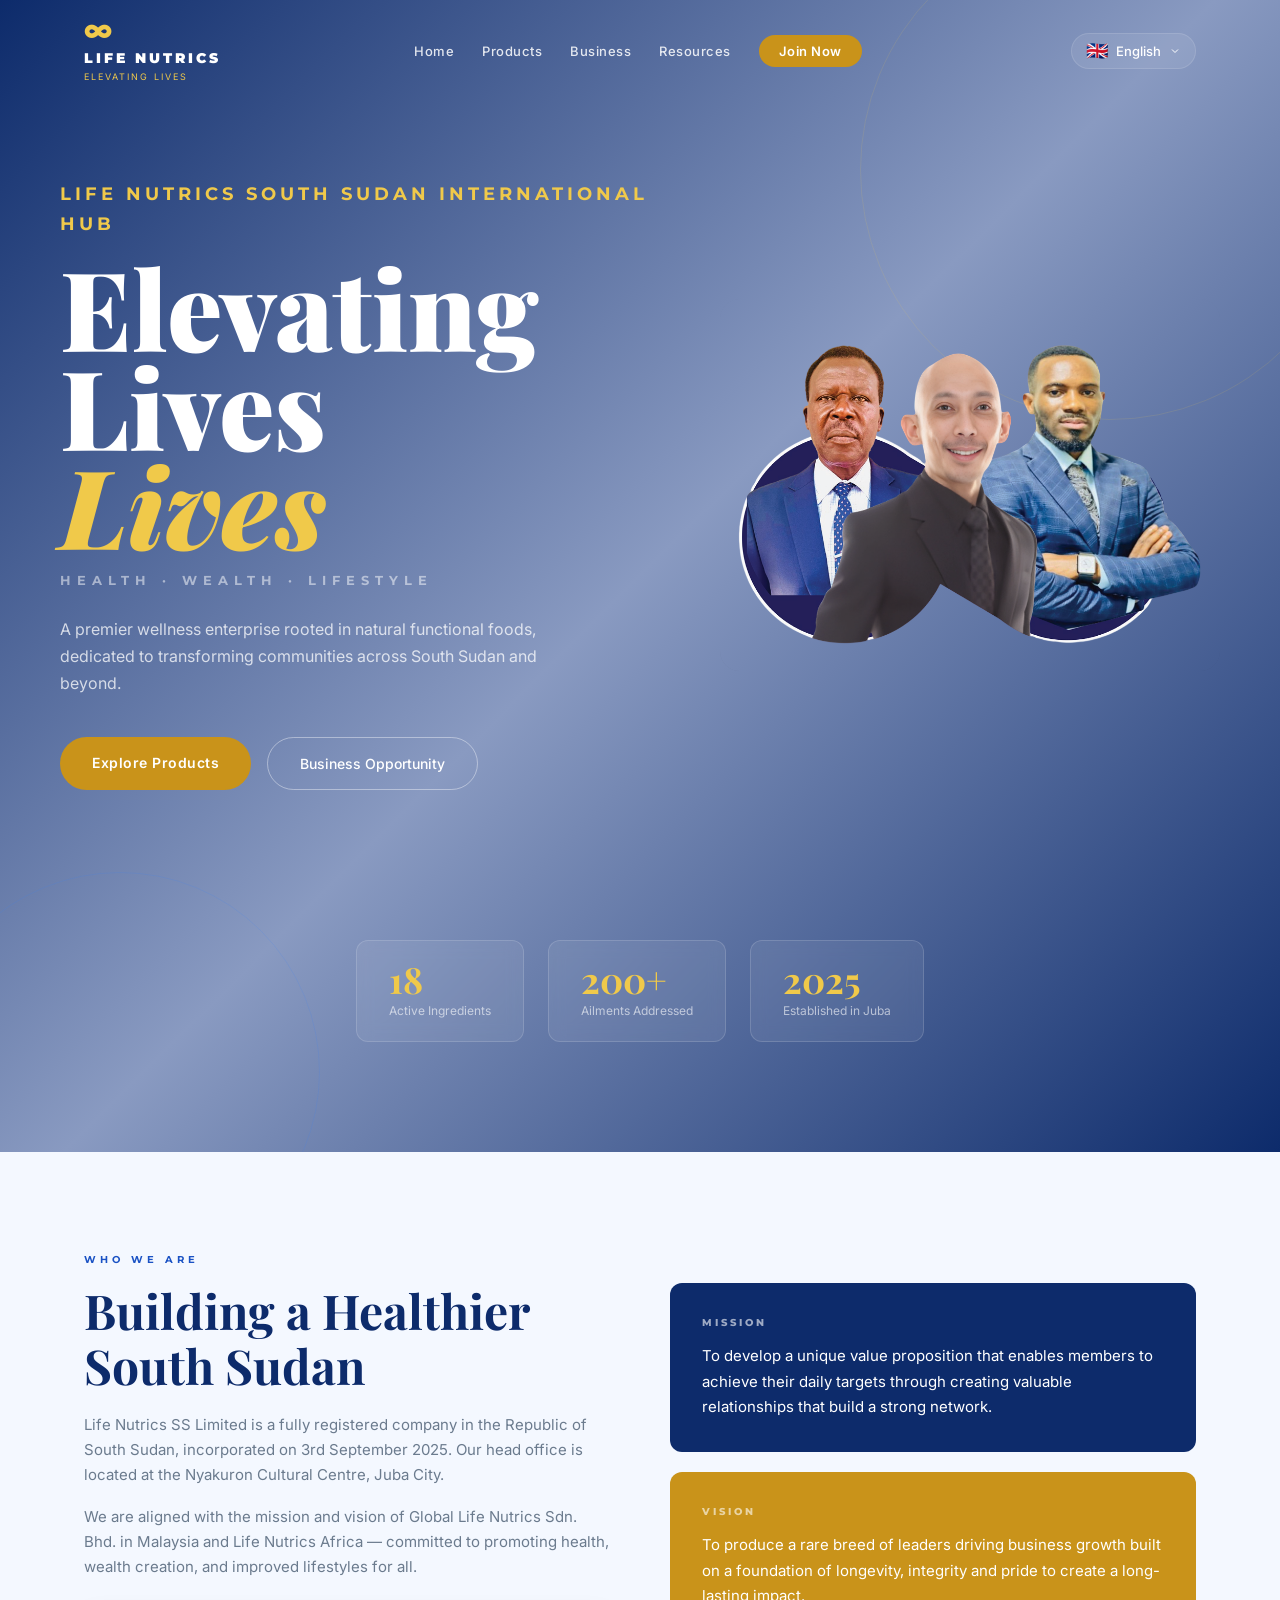
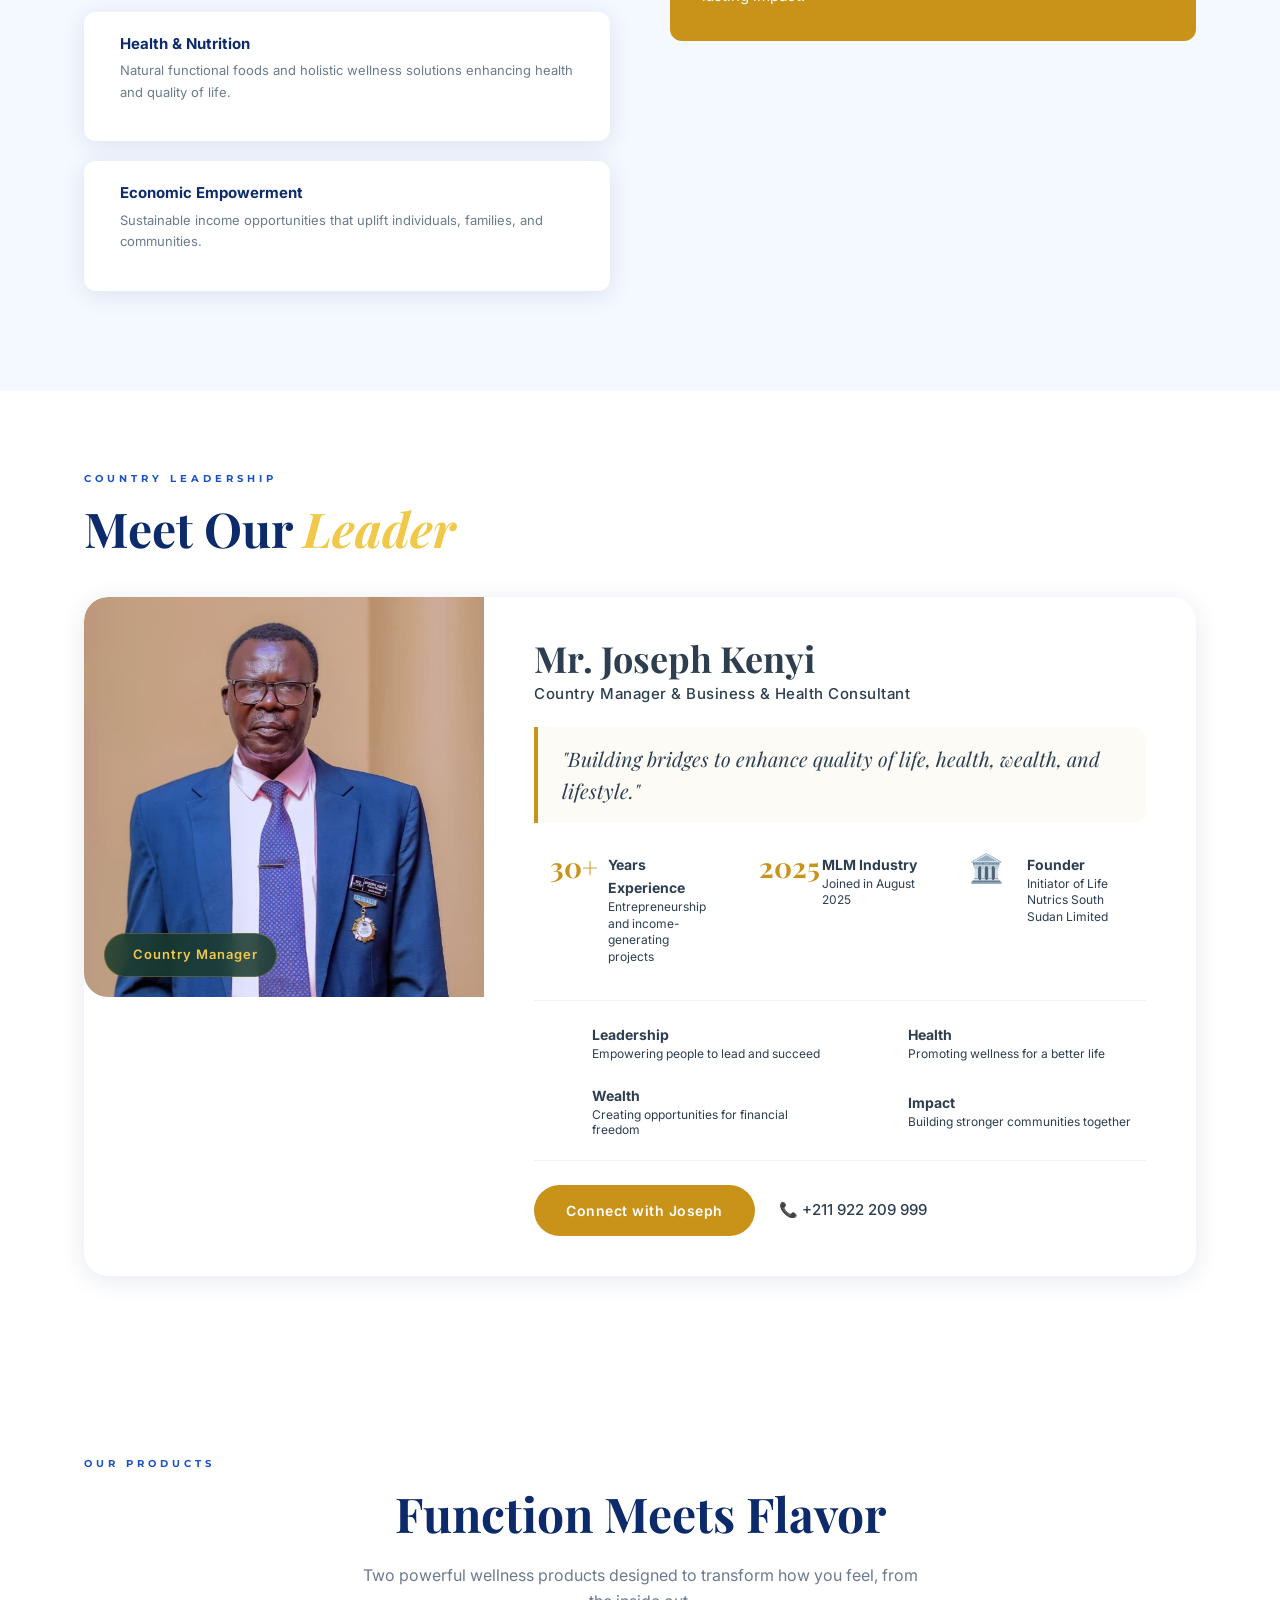
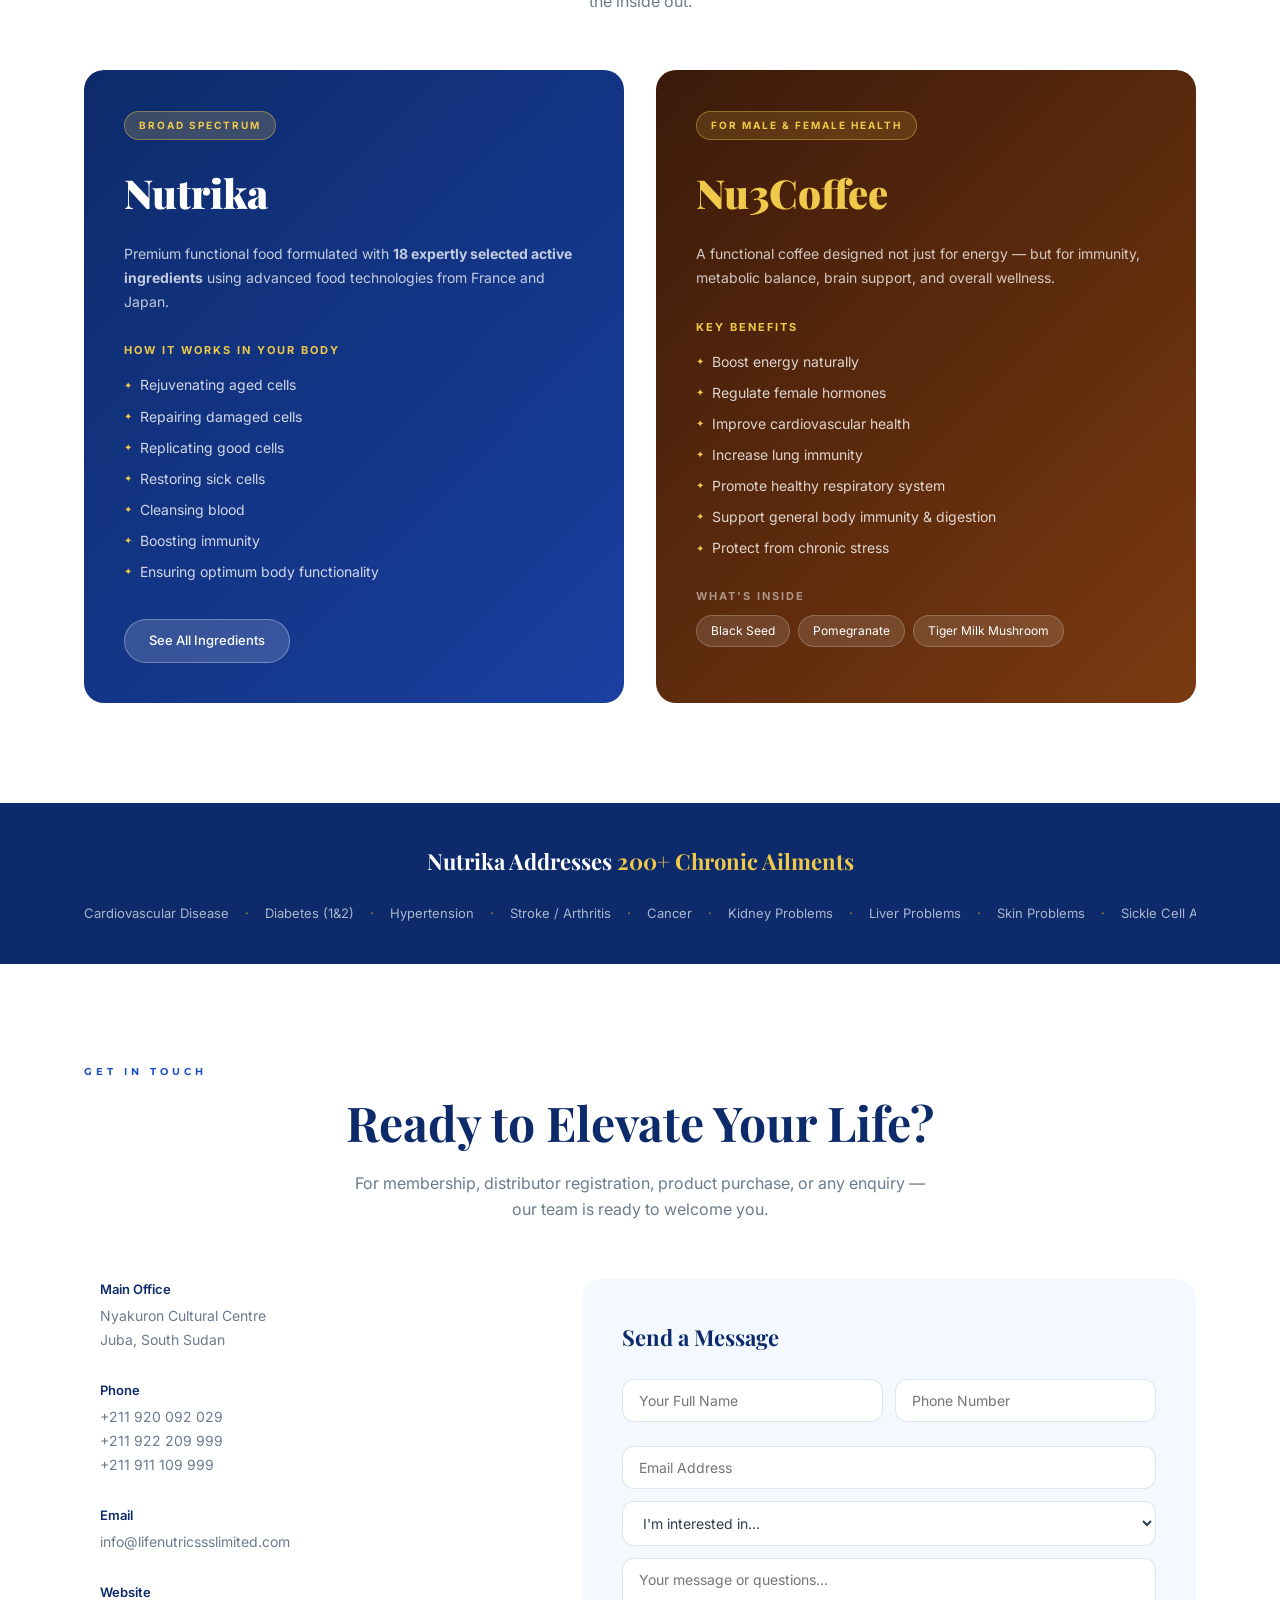
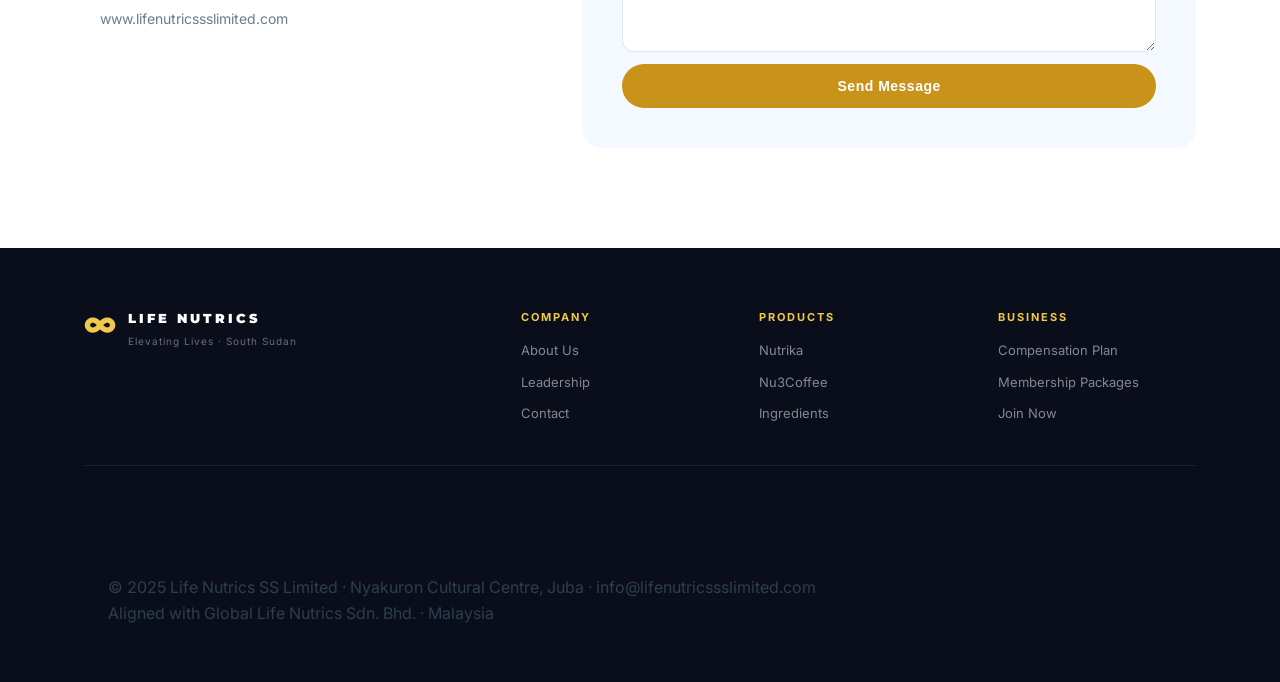
<file: index.html>
<!DOCTYPE html>
<html lang="en">
<head>
  <meta charset="UTF-8" />
  <meta name="viewport" content="width=device-width, initial-scale=1.0"/>
  <title>Life Nutrics SS Limited – Elevating Lives</title>
  <link rel="stylesheet" href="style.css" />
  <link href="https://fonts.googleapis.com/css2?family=Playfair+Display:wght@400;700;900&family=Inter:wght@300;400;500;600&family=Montserrat:wght@700;900&display=swap" rel="stylesheet"/>
  <!-- Language System -->
<script src="languages.js"></script>
</head>
<body>

  <nav class="nav" id="navbar">
  <div class="nav-inner">
    <div class="nav-brand">
      <a href="index.html">
        <span class="brand-icon">∞</span>
        <div>
          <span class="brand-name">LIFE NUTRICS</span>
          <span class="brand-tag">Elevating Lives</span>
        </div>
      </a>
    </div>
    <ul class="nav-links" id="navLinks">
      <li><a href="index.html" class="nav-active" data-i18n="navHome">Home</a></li>
      <li><a href="products.html" data-i18n="navProducts">Products</a></li>
      <li><a href="business.html" data-i18n="navBusiness">Business</a></li>
      <li><a href="resources.html" data-i18n="navResources">Resources</a></li>
      <li><a href="join.html" class="btn-nav" data-i18n="navJoin">Join Now</a></li>
    </ul>
    
    <!-- Language Switcher -->
    <div class="language-switcher">
      <button class="lang-toggle" id="langToggle" type="button">
        <span class="lang-flag">🌍</span>
        <span class="lang-current" id="currentLang">English</span>
        <svg class="lang-arrow" width="12" height="12" viewBox="0 0 24 24" fill="none" stroke="currentColor" stroke-width="2">
          <polyline points="6 9 12 15 18 9"/>
        </svg>
      </button>
      <ul class="lang-dropdown" id="langDropdown">
        <li>
          <button class="lang-option active" data-lang="en" type="button">
            <span class="lang-flag">🇬🇧</span>
            <span class="lang-name">English</span>
          </button>
        </li>
        <li>
          <button class="lang-option" data-lang="sw" type="button">
            <span class="lang-flag">🇹🇿</span>
            <span class="lang-name">Kiswahili</span>
          </button>
        </li>
        <li>
          <button class="lang-option" data-lang="ar" type="button">
            <span class="lang-flag">🇸🇦</span>
            <span class="lang-name">العربية</span>
          </button>
        </li>
        <li>
          <button class="lang-option" data-lang="fr" type="button">
            <span class="lang-flag">🇫🇷</span>
            <span class="lang-name">Français</span>
          </button>
        </li>
      </ul>
    </div>
    
    <button class="hamburger" id="hamburger"><span></span><span></span><span></span></button>
  </div>
</nav>

 <!-- HERO -->
<section class="hero" id="home">
  <!-- Hero Content -->
<div class="hero-container">
    <div class="hero-content">
      <p class="hero-eyebrow" data-i18n="heroEyebrow">Life Nutrics South Sudan International Hub</p>
      <h1 class="hero-title">
        <span data-i18n="heroTitle">Elevating</span><br/>
        <span class="hero-accent" data-i18n="heroTitleAccent">Lives</span>
      </h1>
      <p class="hero-sub" data-i18n="heroSub">Health · Wealth · Lifestyle</p>
      <p class="hero-desc" data-i18n="heroDesc">A premier wellness enterprise rooted in natural functional foods, dedicated to transforming communities across South Sudan and beyond.</p>
      <div class="hero-cta-row">
        <a href="#products" class="btn-primary" data-i18n="heroBtnProducts">Explore Products</a>
        <a href="#business" class="btn-outline" data-i18n="heroBtnBusiness">Business Opportunity</a>
      </div>
    </div>
    <div class="hero-image">
      <img src="image/hero.png" alt="Life Nutrics Wellness Products" />
    </div>
  </div>
  <div class="hero-badge-wrap">
    <div class="hero-badge">
      <span class="badge-num">18</span>
      <span class="badge-label">Active Ingredients</span>
    </div>
    <div class="hero-badge">
      <span class="badge-num">200+</span>
      <span class="badge-label">Ailments Addressed</span>
    </div>
    <div class="hero-badge">
      <span class="badge-num">2025</span>
      <span class="badge-label">Established in Juba</span>
    </div>
  </div>
</section>

  <!-- ABOUT -->
  <section class="section about" id="about">
    <div class="container">
      <div class="section-label">Who We Are</div>
      <div class="about-grid">
        <div class="about-text">
          <h2 class="section-title">Building a Healthier<br/>South Sudan</h2>
          <p>Life Nutrics SS Limited is a fully registered company in the Republic of South Sudan, incorporated on 3rd September 2025. Our head office is located at the Nyakuron Cultural Centre, Juba City.</p>
          <p>We are aligned with the mission and vision of Global Life Nutrics Sdn. Bhd. in Malaysia and Life Nutrics Africa — committed to promoting health, wealth creation, and improved lifestyles for all.</p>
          <div class="about-pillars">
            <div class="pillar">
              <div class="pillar-icon"></div>
              <div>
                <strong>Health &amp; Nutrition</strong>
                <p>Natural functional foods and holistic wellness solutions enhancing health and quality of life.</p>
              </div>
            </div>
            <div class="pillar">
              <div class="pillar-icon"></div>
              <div>
                <strong>Economic Empowerment</strong>
                <p>Sustainable income opportunities that uplift individuals, families, and communities.</p>
              </div>
            </div>
          </div>
        </div>
        <div class="about-mission-vision">
          <div class="mv-card mission-card">
            <div class="mv-tag">MISSION</div>
            <p>To develop a unique value proposition that enables members to achieve their daily targets through creating valuable relationships that build a strong network.</p>
          </div>
          <div class="mv-card vision-card">
            <div class="mv-tag">VISION</div>
            <p>To produce a rare breed of leaders driving business growth built on a foundation of longevity, integrity and pride to create a long-lasting impact.</p>
          </div>
        </div>
      </div>
    </div>
  </section>

  <!-- ===== LEADERSHIP SECTION ===== -->
<section class="section leadership-section" id="leadership">
  <div class="container">
    <p class="section-label">Country Leadership</p>
    <h2 class="section-title" style="margin-bottom: 40px;">Meet Our <span class="hero-accent">Leader</span></h2>

    <div class="leader-card">
      <!-- Image on Left -->
      <div class="leader-image">
        <img src="image/ceo.jpeg" alt="Mr. Joseph Kenyi - Country Manager" />
        <div class="leader-image-badge">
          <span class="badge-icon"></span>
          <span class="badge-text">Country Manager</span>
        </div>
      </div>

      <!-- Content on Right -->
      <div class="leader-content">
        <div class="leader-name-block">
          <h2>Mr. Joseph Kenyi</h2>
          <p class="leader-title">Country Manager &amp; Business &amp; Health Consultant</p>
        </div>

        <blockquote class="leader-quote">
          "Building bridges to enhance quality of life, health, wealth, and lifestyle."
        </blockquote>

        <div class="leader-highlights">
          <div class="lh-item">
            <span class="lh-number">30+</span>
            <div>
              <strong>Years Experience</strong>
              <p>Entrepreneurship and income-generating projects</p>
            </div>
          </div>
          <div class="lh-item">
            <span class="lh-number">2025</span>
            <div>
              <strong>MLM Industry</strong>
              <p>Joined in August 2025</p>
            </div>
          </div>
          <div class="lh-item">
            <span class="lh-number">🏛️</span>
            <div>
              <strong>Founder</strong>
              <p>Initiator of Life Nutrics South Sudan Limited</p>
            </div>
          </div>
        </div>

        <div class="leader-values">
          <div class="lv-item">
            <span class="lv-icon"></span>
            <div>
              <strong>Leadership</strong>
              <p>Empowering people to lead and succeed</p>
            </div>
          </div>
          <div class="lv-item">
            <span class="lv-icon"></span>
            <div>
              <strong>Health</strong>
              <p>Promoting wellness for a better life</p>
            </div>
          </div>
          <div class="lv-item">
            <span class="lv-icon"></span>
            <div>
              <strong>Wealth</strong>
              <p>Creating opportunities for financial freedom</p>
            </div>
          </div>
          <div class="lv-item">
            <span class="lv-icon"></span>
            <div>
              <strong>Impact</strong>
              <p>Building stronger communities together</p>
            </div>
          </div>
        </div>

        <div class="leader-cta">
          <a href="#contact" class="btn-primary">Connect with Joseph</a>
          <span class="leader-connect">📞 +211  922 209 999</span>
        </div>
      </div>
    </div>
  </div>
</section>

  <!-- PRODUCTS -->
  <section class="section products-section" id="products">
    <div class="container">
      <div class="section-label">Our Products</div>
      <h2 class="section-title centered">Function Meets Flavor</h2>
      <p class="section-sub">Two powerful wellness products designed to transform how you feel, from the inside out.</p>

      <div class="products-grid">

        <!-- Nutrika -->
        <div class="product-card nutrika-card">
          <div class="product-ribbon">Broad Spectrum</div>
          <div class="product-logo-name">Nutrika</div>
          <p class="product-tagline">Premium functional food formulated with <strong>18 expertly selected active ingredients</strong> using advanced food technologies from France and Japan.</p>
          <div class="product-how">
            <h4>How It Works In Your Body</h4>
            <ul>
              <li><span class="check">✦</span> Rejuvenating aged cells</li>
              <li><span class="check">✦</span> Repairing damaged cells</li>
              <li><span class="check">✦</span> Replicating good cells</li>
              <li><span class="check">✦</span> Restoring sick cells</li>
              <li><span class="check">✦</span> Cleansing blood</li>
              <li><span class="check">✦</span> Boosting immunity</li>
              <li><span class="check">✦</span> Ensuring optimum body functionality</li>
            </ul>
          </div>
          <a href="#ingredients" class="btn-card">See All Ingredients</a>
        </div>

        <!-- Nu3Coffee -->
        <div class="product-card coffee-card">
          <div class="product-ribbon coffee-ribbon">For Male &amp; Female Health</div>
          <div class="product-logo-name coffee-name">Nu3Coffee</div>
          <p class="product-tagline">A functional coffee designed not just for energy — but for immunity, metabolic balance, brain support, and overall wellness.</p>
          <div class="product-how">
            <h4>Key Benefits</h4>
            <ul>
              <li><span class="check coffee-check">✦</span> Boost energy naturally</li>
              <li><span class="check coffee-check">✦</span> Regulate female hormones</li>
              <li><span class="check coffee-check">✦</span> Improve cardiovascular health</li>
              <li><span class="check coffee-check">✦</span> Increase lung immunity</li>
              <li><span class="check coffee-check">✦</span> Promote healthy respiratory system</li>
              <li><span class="check coffee-check">✦</span> Support general body immunity &amp; digestion</li>
              <li><span class="check coffee-check">✦</span> Protect from chronic stress</li>
            </ul>
          </div>
          <div class="coffee-inside">
            <h4>What's Inside</h4>
            <div class="inside-tags">
              <span>Black Seed</span>
              <span>Pomegranate</span>
              <span>Tiger Milk Mushroom</span>
            </div>
          </div>
        </div>

      </div>
    </div>
  </section>

  <!-- AILMENTS BANNER -->
  <section class="ailments-banner">
    <div class="container">
      <h3>Nutrika Addresses <span class="gold-text">200+ Chronic Ailments</span></h3>
      <div class="ailments-marquee-wrap">
        <div class="ailments-marquee">
          <span>Cardiovascular Disease</span> <span class="sep">·</span>
          <span>Diabetes (1&amp;2)</span> <span class="sep">·</span>
          <span>Hypertension</span> <span class="sep">·</span>
          <span>Stroke / Arthritis</span> <span class="sep">·</span>
          <span>Cancer</span> <span class="sep">·</span>
          <span>Kidney Problems</span> <span class="sep">·</span>
          <span>Liver Problems</span> <span class="sep">·</span>
          <span>Skin Problems</span> <span class="sep">·</span>
          <span>Sickle Cell Anemia</span> <span class="sep">·</span>
          <span>Fibroids</span> <span class="sep">·</span>
          <span>Male &amp; Female Fertility</span> <span class="sep">·</span>
          <span>Insomnia</span> <span class="sep">·</span>
          <span>Mental &amp; Brain Health</span> <span class="sep">·</span>
          <span>Asthma</span> <span class="sep">·</span>
          <span>Prostate Health</span> <span class="sep">·</span>
          <span>Memory Loss</span> <span class="sep">·</span>
          <span>Eye Problems</span> <span class="sep">·</span>
          <span>Cardiovascular Disease</span> <span class="sep">·</span>
          <span>Diabetes (1&amp;2)</span> <span class="sep">·</span>
          <span>Hypertension</span> <span class="sep">·</span>
          <span>Stroke / Arthritis</span> <span class="sep">·</span>
          <span>Cancer</span> <span class="sep">·</span>
          <span>Kidney Problems</span> <span class="sep">·</span>
          <span>Liver Problems</span>
        </div>
      </div>
    </div>
  </section>

  
  <!-- CONTACT -->
  <section class="section contact-section" id="contact">
    <div class="container">
      <div class="section-label">Get In Touch</div>
      <h2 class="section-title centered">Ready to Elevate Your Life?</h2>
      <p class="section-sub">For membership, distributor registration, product purchase, or any enquiry — our team is ready to welcome you.</p>

      <div class="contact-grid">
        <div class="contact-info">
          <div class="contact-item">
            <div class="ci-icon"></div>
            <div>
              <strong>Main Office</strong>
              <p>Nyakuron Cultural Centre<br/>Juba, South Sudan</p>
            </div>
          </div>
          <div class="contact-item">
            <div class="ci-icon"></div>
            <div>
              <strong>Phone</strong>
              <p>+211 920 092 029<br/>+211 922 209 999<br/>+211 911 109 999</p>
            </div>
          </div>
          <div class="contact-item">
            <div class="ci-icon"></div>
            <div>
              <strong>Email</strong>
              <p>info@lifenutricssslimited.com</p>
            </div>
          </div>
          <div class="contact-item">
            <div class="ci-icon"></div>
            <div>
              <strong>Website</strong>
              <p>www.lifenutricssslimited.com</p>
            </div>
          </div>
        </div>

        <form class="contact-form" onsubmit="handleForm(event)">
          <h3>Send a Message</h3>
          <div class="form-row">
            <input type="text" placeholder="Your Full Name" required />
            <input type="tel" placeholder="Phone Number" required />
          </div>
          <input type="email" placeholder="Email Address" />
          <select>
            <option value="">I'm interested in...</option>
            <option>Becoming a Member</option>
            <option>Buying Nutrika</option>
            <option>Buying Nu3Coffee</option>
            <option>Becoming a Distributor</option>
            <option>General Enquiry</option>
          </select>
          <textarea placeholder="Your message or questions..." rows="4"></textarea>
          <button type="submit" class="btn-primary full-width">Send Message</button>
        </form>
      </div>
    </div>
  </section>

  <!-- FOOTER -->
  <footer class="footer">
    <div class="container">
      <div class="footer-top">
        <div class="footer-brand">
          <span class="brand-icon footer-brand-icon">∞</span>
          <div>
            <span class="footer-brand-name">LIFE NUTRICS</span>
            <span class="footer-brand-tag">Elevating Lives · South Sudan</span>
          </div>
        </div>
        <div class="footer-links-col">
          <strong>Company</strong>
          <a href="#about">About Us</a>
          <a href="#leadership">Leadership</a>
          <a href="#contact">Contact</a>
        </div>
        <div class="footer-links-col">
          <strong>Products</strong>
          <a href="#products">Nutrika</a>
          <a href="#products">Nu3Coffee</a>
          <a href="#ingredients">Ingredients</a>
        </div>
        <div class="footer-links-col">
          <strong>Business</strong>
          <a href="#business">Compensation Plan</a>
          <a href="#packages">Membership Packages</a>
          <a href="#contact">Join Now</a>
        </div>
      </div>
      <footer class="footer">
  <div class="container">
    <p>© 2025 Life Nutrics SS Limited · <span data-i18n="footerText">Nyakuron Cultural Centre, Juba</span> · <a href="mailto:info@lifenutricssslimited.com">info@lifenutricssslimited.com</a></p>
    <p class="footer-global" data-i18n="footerGlobal">Aligned with Global Life Nutrics Sdn. Bhd. · Malaysia</p>
  </div>
</footer>

  <script>
    // Sticky nav
    const navbar = document.getElementById('navbar');
    window.addEventListener('scroll', () => {
      navbar.classList.toggle('scrolled', window.scrollY > 60);
    });

    // Hamburger
    const hamburger = document.getElementById('hamburger');
    const navLinks = document.querySelector('.nav-links');
    hamburger.addEventListener('click', () => {
      navLinks.classList.toggle('open');
      hamburger.classList.toggle('active');
    });

    // Smooth scroll for nav links
    document.querySelectorAll('a[href^="#"]').forEach(a => {
      a.addEventListener('click', e => {
        const target = document.querySelector(a.getAttribute('href'));
        if (target) {
          e.preventDefault();
          navLinks.classList.remove('open');
          target.scrollIntoView({ behavior: 'smooth', block: 'start' });
        }
      });
    });

    // Scroll reveal
    const observer = new IntersectionObserver((entries) => {
      entries.forEach(e => {
        if (e.isIntersecting) e.target.classList.add('visible');
      });
    }, { threshold: 0.1 });
    document.querySelectorAll('.product-card, .comp-card, .pkg-card, .ingredient-card, .pillar, .mv-card').forEach(el => {
      el.classList.add('reveal');
      observer.observe(el);
    });

    // Form handler
    function handleForm(e) {
      e.preventDefault();
      const btn = e.target.querySelector('button');
      btn.textContent = '✔ Message Sent!';
      btn.style.background = '#2d8c4e';
      setTimeout(() => {
        btn.textContent = 'Send Message';
        btn.style.background = '';
        e.target.reset();
      }, 3000);
    }
  </script>
</body>
</html>
</file>
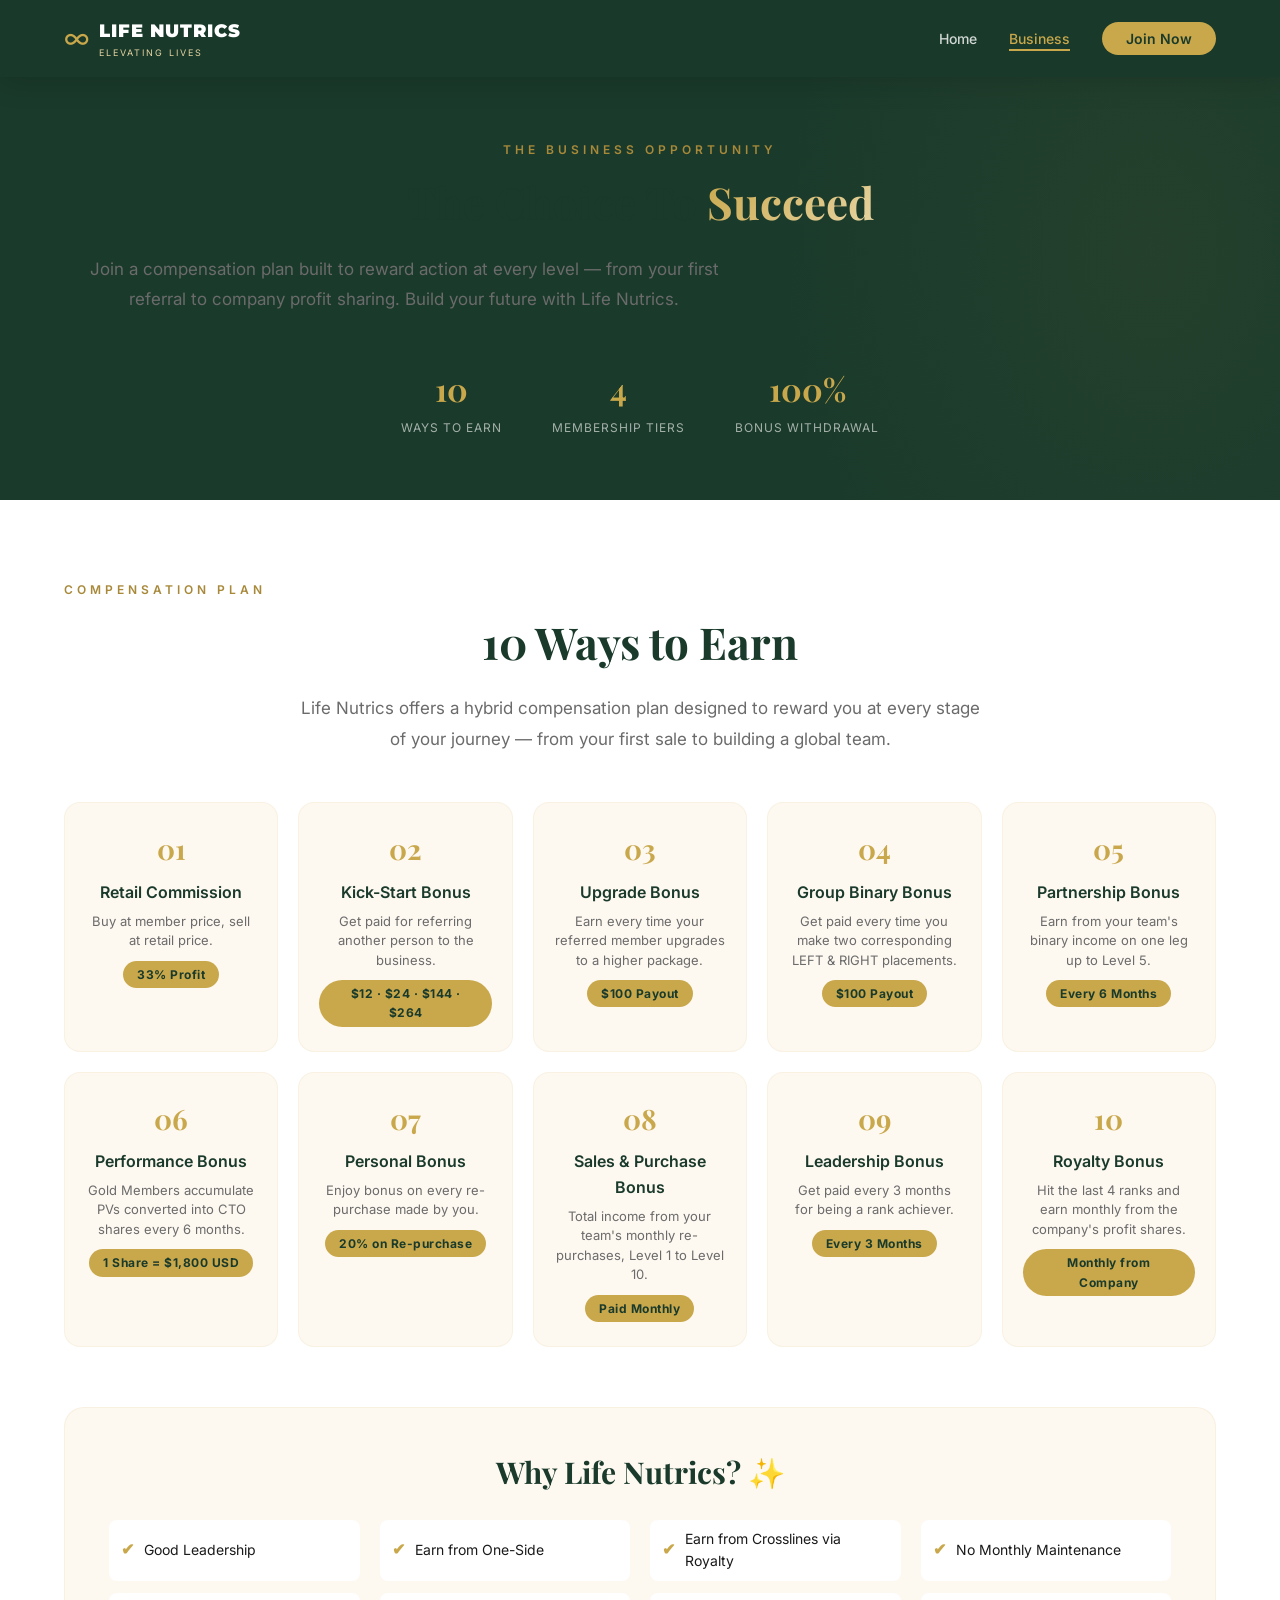
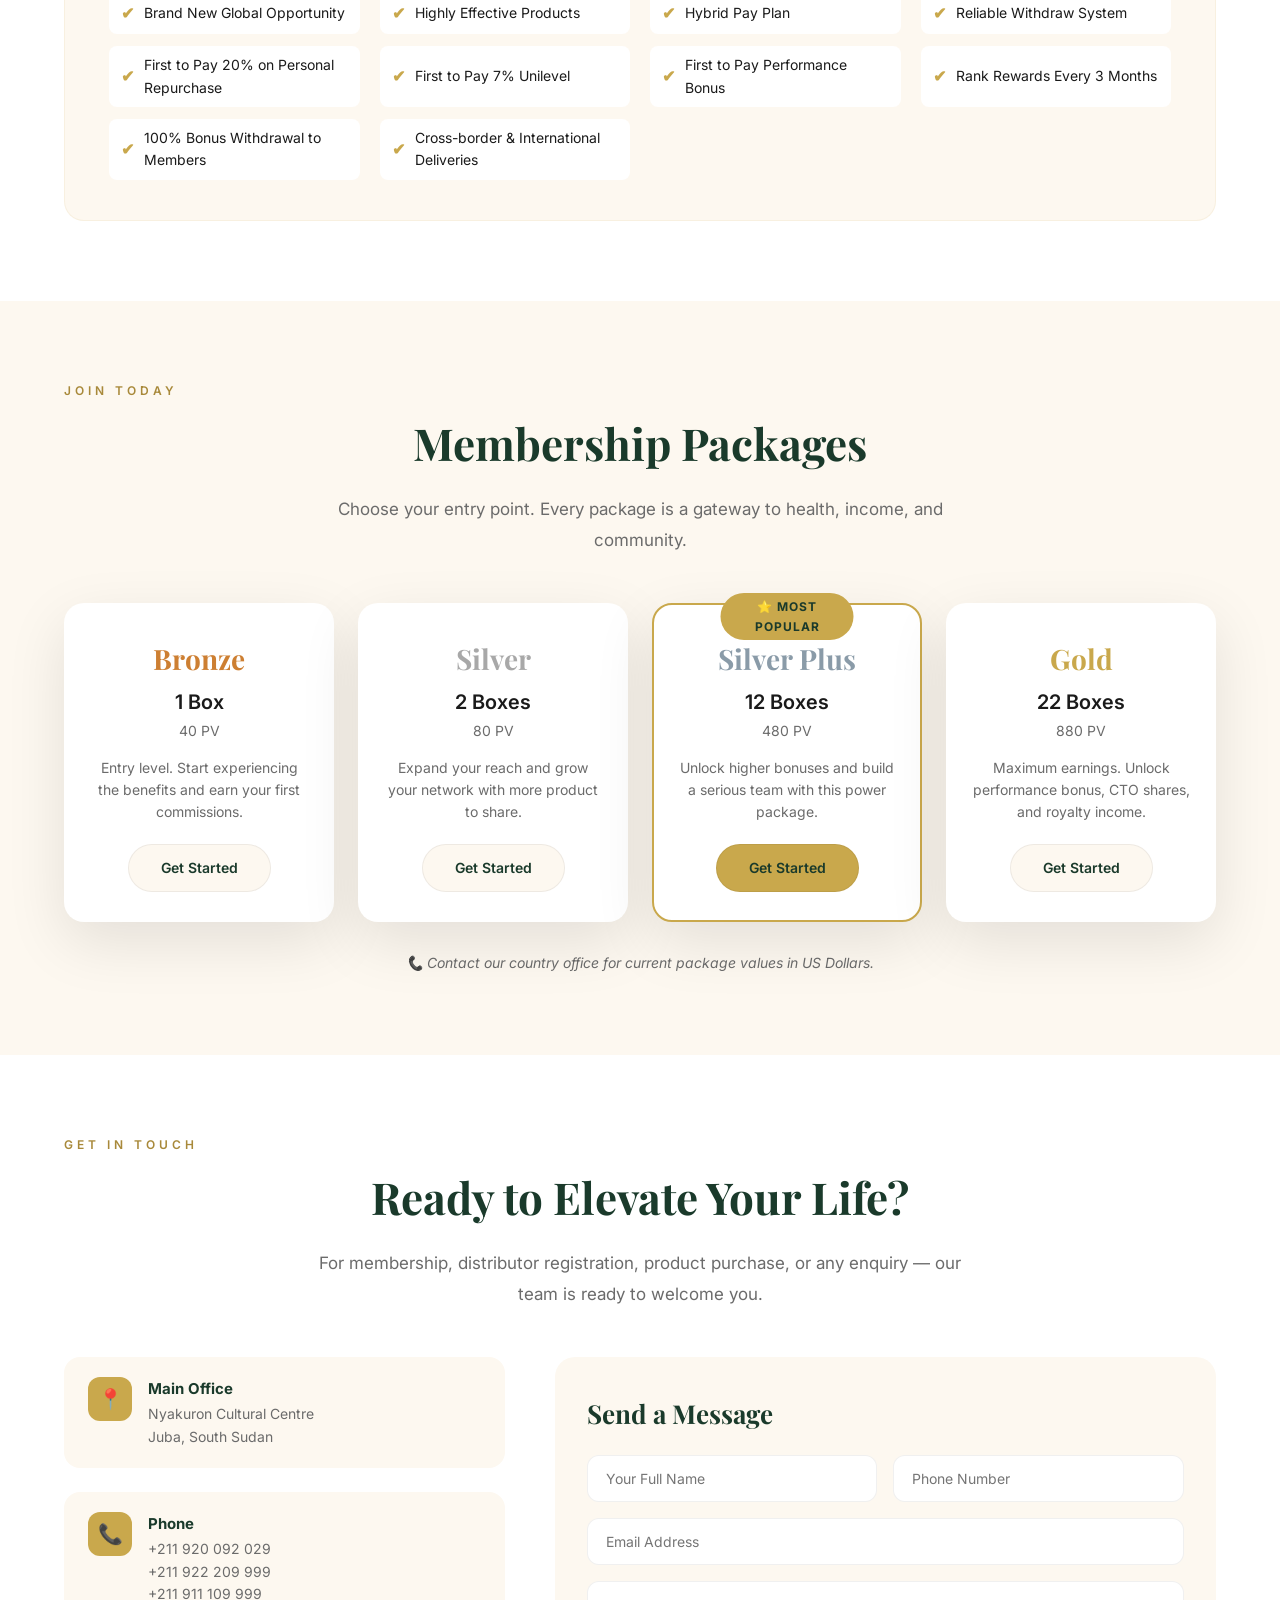
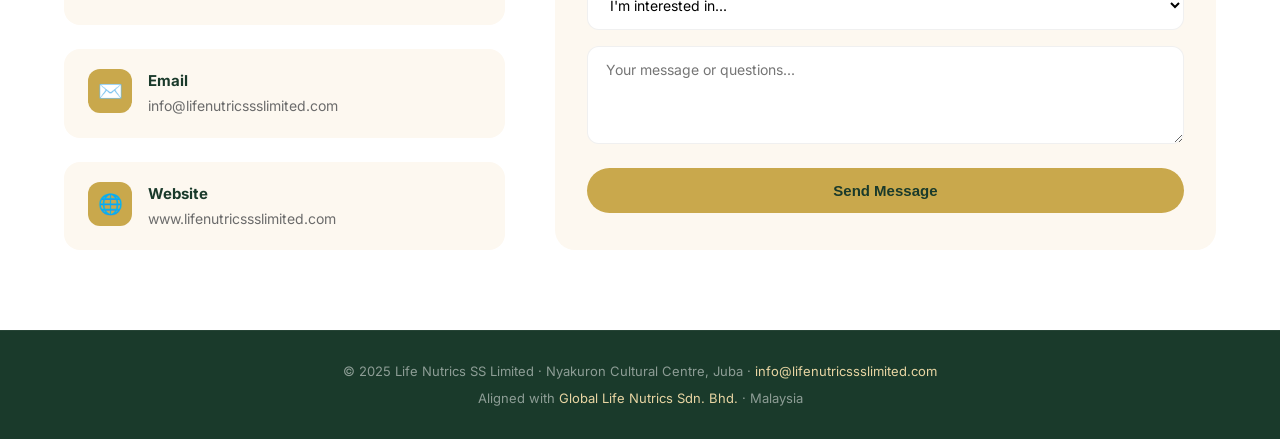
<file: business.html>
<!DOCTYPE html>
<html lang="en">
<head>
  <meta charset="UTF-8"/>
  <meta name="viewport" content="width=device-width, initial-scale=1.0"/>
  <title>Business Opportunity – Life Nutrics SS Limited</title>
  <link href="https://fonts.googleapis.com/css2?family=Playfair+Display:ital,wght@0,400;0,700;0,900;1,400&family=Inter:wght@300;400;500;600;700&family=Montserrat:wght@700;900&display=swap" rel="stylesheet"/>
  <!-- Language System -->
<script src="languages.js"></script>
  <style>
    /* ===== RESET & BASE ===== */
    * { margin: 0; padding: 0; box-sizing: border-box; }
    :root {
      --primary: #1a3a2b;
      --primary-light: #2a5a3b;
      --gold: #c9a84c;
      --gold-light: #e8d5a3;
      --gold-dark: #a8893a;
      --cream: #fdf8f0;
      --white: #ffffff;
      --dark: #1a1a1a;
      --gray: #6b6b6b;
      --shadow: 0 20px 60px rgba(0,0,0,0.1);
      --transition: all 0.4s cubic-bezier(0.25, 0.46, 0.45, 0.94);
    }
    html { scroll-behavior: smooth; }
    body {
      font-family: 'Inter', sans-serif;
      background: var(--cream);
      color: var(--dark);
      line-height: 1.6;
      overflow-x: hidden;
    }
    a { text-decoration: none; color: inherit; }
    img { max-width: 100%; display: block; }
    .container { max-width: 1200px; margin: 0 auto; padding: 0 24px; }

    /* ===== NAV ===== */
    .nav {
      position: fixed;
      top: 0;
      left: 0;
      right: 0;
      z-index: 1000;
      padding: 16px 0;
      transition: var(--transition);
      background: rgba(26, 58, 43, 0.95);
      backdrop-filter: blur(12px);
      box-shadow: 0 4px 30px rgba(0,0,0,0.15);
    }
    .nav-inner {
      display: flex;
      align-items: center;
      justify-content: space-between;
      max-width: 1200px;
      margin: 0 auto;
      padding: 0 24px;
    }
    .nav-brand a {
      display: flex;
      align-items: center;
      gap: 10px;
      text-decoration: none;
    }
    .brand-icon {
      font-size: 28px;
      color: var(--gold);
    }
    .brand-name {
      font-family: 'Montserrat', sans-serif;
      font-weight: 900;
      font-size: 18px;
      color: var(--white);
      letter-spacing: 1px;
    }
    .brand-tag {
      display: block;
      font-size: 9px;
      color: var(--gold-light);
      letter-spacing: 2px;
      text-transform: uppercase;
    }
    .nav-links {
      display: flex;
      align-items: center;
      gap: 32px;
      list-style: none;
    }
    .nav-links a {
      color: rgba(255,255,255,0.8);
      font-size: 14px;
      font-weight: 500;
      transition: var(--transition);
      position: relative;
    }
    .nav-links a:hover,
    .nav-links a.nav-active {
      color: var(--gold);
    }
    .nav-links a.nav-active::after {
      content: '';
      position: absolute;
      bottom: -4px;
      left: 0;
      right: 0;
      height: 2px;
      background: var(--gold);
    }
    .btn-nav {
      background: var(--gold);
      color: var(--primary) !important;
      padding: 8px 24px;
      border-radius: 50px;
      font-weight: 600 !important;
      transition: var(--transition);
    }
    .btn-nav:hover {
      background: var(--gold-light);
      transform: translateY(-2px);
    }
    .hamburger {
      display: none;
      flex-direction: column;
      gap: 5px;
      background: none;
      border: none;
      cursor: pointer;
      padding: 5px;
    }
    .hamburger span {
      display: block;
      width: 28px;
      height: 2px;
      background: var(--white);
      transition: var(--transition);
    }
    .hamburger.active span:nth-child(1) { transform: rotate(45deg) translate(5px, 5px); }
    .hamburger.active span:nth-child(2) { opacity: 0; }
    .hamburger.active span:nth-child(3) { transform: rotate(-45deg) translate(5px, -5px); }

    /* ===== PAGE HERO ===== */
    .page-hero {
      padding: 140px 0 60px;
      background: var(--primary);
      text-align: center;
      position: relative;
      overflow: hidden;
    }
    .page-hero::before {
      content: '';
      position: absolute;
      top: -50%;
      right: -20%;
      width: 60%;
      height: 200%;
      background: radial-gradient(ellipse, rgba(201, 168, 76, 0.06) 0%, transparent 70%);
      pointer-events: none;
    }
    .page-hero .container {
      position: relative;
      z-index: 2;
    }
    .page-hero .hero-eyebrow {
      font-size: 13px;
      letter-spacing: 4px;
      text-transform: uppercase;
      color: var(--gold);
      font-weight: 500;
      margin-bottom: 12px;
    }
    .page-hero h1 {
      font-family: 'Playfair Display', serif;
      font-size: 56px;
      color: var(--white);
      margin-bottom: 16px;
      line-height: 1.1;
    }
    .page-hero .hero-accent {
      background: linear-gradient(135deg, var(--gold), var(--gold-light));
      -webkit-background-clip: text;
      -webkit-text-fill-color: transparent;
      background-clip: text;
    }
    .page-hero .hero-sub {
      font-size: 18px;
      color: rgba(255,255,255,0.8);
      max-width: 680px;
      margin: 0 auto 20px;
      line-height: 1.8;
    }
    .page-hero .hero-stats {
      display: flex;
      justify-content: center;
      gap: 50px;
      margin-top: 30px;
      flex-wrap: wrap;
    }
    .page-hero .hero-stat {
      text-align: center;
    }
    .page-hero .stat-num {
      display: block;
      font-family: 'Playfair Display', serif;
      font-size: 32px;
      color: var(--gold);
      font-weight: 700;
    }
    .page-hero .stat-label {
      font-size: 12px;
      color: rgba(255,255,255,0.6);
      letter-spacing: 1px;
      text-transform: uppercase;
    }

    /* ===== SECTION BASE ===== */
    .section {
      padding: 80px 0;
    }
    .section-label {
      font-size: 12px;
      letter-spacing: 4px;
      text-transform: uppercase;
      color: var(--gold-dark);
      font-weight: 600;
      margin-bottom: 8px;
    }
    .section-title {
      font-family: 'Playfair Display', serif;
      font-size: 44px;
      color: var(--primary);
      margin-bottom: 16px;
    }
    .section-title.centered {
      text-align: center;
    }
    .section-sub {
      font-size: 17px;
      color: var(--gray);
      max-width: 680px;
      line-height: 1.8;
      margin-bottom: 48px;
    }
    .section-sub.centered {
      text-align: center;
      margin-left: auto;
      margin-right: auto;
    }

    /* ===== BUSINESS / COMPENSATION ===== */
    .business-section {
      background: var(--white);
    }

    .comp-grid {
      display: grid;
      grid-template-columns: repeat(5, 1fr);
      gap: 20px;
      margin-bottom: 60px;
    }

    .comp-card {
      background: var(--cream);
      padding: 24px 20px;
      border-radius: 16px;
      border: 1px solid rgba(201, 168, 76, 0.08);
      transition: var(--transition);
      position: relative;
      text-align: center;
    }

    .comp-card:hover {
      transform: translateY(-6px);
      box-shadow: var(--shadow);
      border-color: var(--gold);
    }

    .comp-num {
      font-family: 'Playfair Display', serif;
      font-size: 28px;
      color: var(--gold);
      font-weight: 700;
      margin-bottom: 8px;
      display: block;
    }

    .comp-card h4 {
      font-size: 16px;
      color: var(--primary);
      margin-bottom: 6px;
      font-weight: 600;
    }

    .comp-card p {
      font-size: 13px;
      color: var(--gray);
      line-height: 1.5;
      margin-bottom: 10px;
    }

    .comp-highlight {
      display: inline-block;
      background: var(--gold);
      color: var(--primary);
      padding: 4px 14px;
      border-radius: 50px;
      font-size: 12px;
      font-weight: 700;
      letter-spacing: 0.5px;
    }

    /* ===== WHY SECTION ===== */
    .why-section {
      background: var(--cream);
      padding: 40px 44px;
      border-radius: 20px;
      border: 1px solid rgba(201, 168, 76, 0.1);
    }

    .why-section h3 {
      font-family: 'Playfair Display', serif;
      font-size: 30px;
      color: var(--primary);
      text-align: center;
      margin-bottom: 24px;
    }

    .why-grid {
      display: grid;
      grid-template-columns: repeat(4, 1fr);
      gap: 12px 20px;
    }

    .why-item {
      display: flex;
      align-items: center;
      gap: 10px;
      font-size: 14px;
      color: var(--dark);
      padding: 8px 12px;
      background: var(--white);
      border-radius: 8px;
      transition: var(--transition);
    }

    .why-item:hover {
      background: var(--gold);
      color: var(--primary);
    }

    .why-item span {
      color: var(--gold);
      font-weight: 700;
      font-size: 16px;
    }

    .why-item:hover span {
      color: var(--primary);
    }

    /* ===== PACKAGES SECTION ===== */
    .packages-section {
      background: var(--cream);
    }

    .packages-grid {
      display: grid;
      grid-template-columns: repeat(4, 1fr);
      gap: 24px;
      margin-top: 10px;
    }

    .pkg-card {
      background: var(--white);
      padding: 32px 24px 28px;
      border-radius: 20px;
      text-align: center;
      box-shadow: var(--shadow);
      transition: var(--transition);
      border: 2px solid transparent;
      position: relative;
    }

    .pkg-card:hover {
      transform: translateY(-8px);
      box-shadow: 0 30px 70px rgba(0,0,0,0.12);
    }

    .pkg-card.featured {
      border-color: var(--gold);
      background: var(--white);
    }

    .pkg-badge {
      position: absolute;
      top: -12px;
      left: 50%;
      transform: translateX(-50%);
      background: var(--gold);
      color: var(--primary);
      padding: 4px 20px;
      border-radius: 50px;
      font-size: 12px;
      font-weight: 700;
      letter-spacing: 1px;
      text-transform: uppercase;
    }

    .pkg-tier {
      font-family: 'Playfair Display', serif;
      font-size: 28px;
      color: var(--primary);
      font-weight: 700;
      margin-bottom: 4px;
    }

    .pkg-card.bronze .pkg-tier { color: #cd7f32; }
    .pkg-card.silver .pkg-tier { color: #a8a8a8; }
    .pkg-card.silver-plus .pkg-tier { color: #8a9ba8; }
    .pkg-card.gold .pkg-tier { color: var(--gold); }

    .pkg-boxes {
      font-size: 20px;
      font-weight: 600;
      color: var(--dark);
      margin-bottom: 2px;
    }

    .pkg-pv {
      font-size: 14px;
      color: var(--gray);
      margin-bottom: 14px;
    }

    .pkg-desc {
      font-size: 14px;
      color: var(--gray);
      line-height: 1.6;
      margin-bottom: 20px;
    }

    .btn-pkg {
      display: inline-block;
      padding: 12px 32px;
      border-radius: 50px;
      background: var(--cream);
      color: var(--primary);
      font-weight: 600;
      font-size: 14px;
      transition: var(--transition);
      border: 1px solid rgba(0,0,0,0.06);
      text-decoration: none;
    }

    .btn-pkg:hover {
      background: var(--primary);
      color: var(--white);
      transform: translateY(-2px);
    }

    .btn-pkg.btn-featured {
      background: var(--gold);
      color: var(--primary);
    }

    .btn-pkg.btn-featured:hover {
      background: var(--gold-dark);
      color: var(--white);
    }

    .pkg-note {
      text-align: center;
      font-size: 14px;
      color: var(--gray);
      margin-top: 30px;
      font-style: italic;
    }

    /* ===== CONTACT SECTION ===== */
    .contact-section {
      background: var(--white);
    }

    .contact-grid {
      display: grid;
      grid-template-columns: 1fr 1.5fr;
      gap: 50px;
      margin-top: 20px;
    }

    .contact-info {
      display: flex;
      flex-direction: column;
      gap: 24px;
    }

    .contact-item {
      display: flex;
      align-items: flex-start;
      gap: 16px;
      padding: 20px 24px;
      background: var(--cream);
      border-radius: 16px;
      transition: var(--transition);
    }

    .contact-item:hover {
      transform: translateX(4px);
      box-shadow: var(--shadow);
    }

    .ci-icon {
      width: 44px;
      height: 44px;
      min-width: 44px;
      background: var(--gold);
      border-radius: 12px;
      display: flex;
      align-items: center;
      justify-content: center;
      font-size: 20px;
      color: var(--primary);
    }

    .contact-item strong {
      display: block;
      font-size: 15px;
      color: var(--primary);
      margin-bottom: 2px;
    }

    .contact-item p {
      font-size: 14px;
      color: var(--gray);
      line-height: 1.6;
      margin: 0;
    }

    .contact-form {
      background: var(--cream);
      padding: 36px 32px;
      border-radius: 20px;
    }

    .contact-form h3 {
      font-family: 'Playfair Display', serif;
      font-size: 26px;
      color: var(--primary);
      margin-bottom: 20px;
    }

    .form-row {
      display: grid;
      grid-template-columns: 1fr 1fr;
      gap: 16px;
    }

    .contact-form input,
    .contact-form select,
    .contact-form textarea {
      width: 100%;
      padding: 14px 18px;
      border: 1px solid rgba(0,0,0,0.06);
      border-radius: 12px;
      font-size: 14px;
      font-family: 'Inter', sans-serif;
      background: var(--white);
      transition: var(--transition);
      outline: none;
      margin-bottom: 16px;
    }

    .contact-form input:focus,
    .contact-form select:focus,
    .contact-form textarea:focus {
      border-color: var(--gold);
      box-shadow: 0 0 0 4px rgba(201, 168, 76, 0.1);
    }

    .btn-primary {
      background: var(--gold);
      color: var(--primary);
      padding: 14px 36px;
      border-radius: 50px;
      font-weight: 600;
      font-size: 15px;
      transition: var(--transition);
      border: none;
      cursor: pointer;
      text-decoration: none;
      display: inline-block;
    }

    .btn-primary:hover {
      transform: translateY(-3px);
      box-shadow: 0 12px 40px rgba(201, 168, 76, 0.4);
    }

    .btn-primary.full-width {
      width: 100%;
      text-align: center;
    }

    /* ===== FOOTER ===== */
    .footer {
      background: var(--primary);
      padding: 30px 0;
      border-top: 1px solid rgba(255,255,255,0.05);
    }
    .footer p {
      color: rgba(255,255,255,0.5);
      font-size: 13px;
      text-align: center;
    }
    .footer a {
      color: var(--gold-light);
      transition: var(--transition);
    }
    .footer a:hover {
      color: var(--gold);
    }
    .footer-global {
      font-size: 12px;
      margin-top: 6px;
    }

    /* ===== RESPONSIVE ===== */
    @media (max-width: 1024px) {
      .comp-grid {
        grid-template-columns: repeat(3, 1fr);
      }
      .packages-grid {
        grid-template-columns: repeat(2, 1fr);
      }
      .why-grid {
        grid-template-columns: repeat(3, 1fr);
      }
      .page-hero h1 {
        font-size: 44px;
      }
    }

    @media (max-width: 768px) {
      .nav-links {
        display: none;
        flex-direction: column;
        background: var(--primary);
        padding: 24px;
        border-radius: 16px;
        position: absolute;
        top: 70px;
        right: 20px;
        min-width: 200px;
        box-shadow: var(--shadow);
      }
      .nav-links.open { display: flex; }
      .hamburger { display: flex; }

      .comp-grid {
        grid-template-columns: 1fr 1fr;
      }
      .packages-grid {
        grid-template-columns: 1fr;
        max-width: 400px;
        margin: 0 auto;
      }
      .why-grid {
        grid-template-columns: 1fr 1fr;
      }
      .contact-grid {
        grid-template-columns: 1fr;
      }
      .form-row {
        grid-template-columns: 1fr;
      }
      .page-hero h1 {
        font-size: 36px;
      }
      .page-hero .hero-stats {
        gap: 20px;
      }
      .section-title {
        font-size: 32px;
      }
      .why-section {
        padding: 28px 20px;
      }
      .why-section h3 {
        font-size: 24px;
      }
    }

    @media (max-width: 480px) {
      .comp-grid {
        grid-template-columns: 1fr;
        max-width: 380px;
        margin: 0 auto 40px;
      }
      .why-grid {
        grid-template-columns: 1fr;
      }
      .page-hero h1 {
        font-size: 28px;
      }
      .page-hero .stat-num {
        font-size: 24px;
      }
      .contact-form {
        padding: 24px 16px;
      }
      .section-title {
        font-size: 28px;
      }
    }
  </style>
</head>
<body>

  <!-- ===== NAV ===== -->
  <nav class="nav" id="navbar">
    <div class="nav-inner">
      <div class="nav-brand">
        <a href="index.html">
          <span class="brand-icon">∞</span>
          <div>
            <span class="brand-name">LIFE NUTRICS</span>
            <span class="brand-tag">Elevating Lives</span>
          </div>
        </a>
      </div>
      <ul class="nav-links" id="navLinks">
        <li><a href="index.html">Home</a></li>
        <li><a href="business.html" class="nav-active">Business</a></li>
        <li><a href="join.html" class="btn-nav">Join Now</a></li>
      </ul>
      <button class="hamburger" id="hamburger"><span></span><span></span><span></span></button>
    </div>
  </nav>

  <!-- ===== PAGE HERO ===== -->
  <section class="page-hero">
    <div class="container">
     <p class="section-label" data-i18n="businessLabel">The Business Opportunity</p>
    <h2 class="section-title" data-i18n="businessTitle">The Choice To <span class="hero-accent">Succeed</span></h1>
      <p class="section-sub" data-i18n="businessDesc">Join a compensation plan built to reward action at every level — from your first referral to company profit sharing. Build your future with Life Nutrics.</p>
      <div class="hero-stats">
        <div class="hero-stat">
          <span class="stat-num">10</span>
          <span class="stat-label">Ways to Earn</span>
        </div>
        <div class="hero-stat">
          <span class="stat-num">4</span>
          <span class="stat-label">Membership Tiers</span>
        </div>
        <div class="hero-stat">
          <span class="stat-num">100%</span>
          <span class="stat-label">Bonus Withdrawal</span>
        </div>
      </div>
    </div>
  </section>

  <!-- ===== BUSINESS / COMPENSATION ===== -->
  <section class="section business-section" id="business">
    <div class="container">
      <p class="section-label">Compensation Plan</p>
      <h2 class="section-title centered">10 Ways <span class="hero-accent">to Earn</span></h2>
      <p class="section-sub centered">Life Nutrics offers a hybrid compensation plan designed to reward you at every stage of your journey — from your first sale to building a global team.</p>

      <div class="comp-grid">
        <div class="comp-card">
          <span class="comp-num">01</span>
          <h4>Retail Commission</h4>
          <p>Buy at member price, sell at retail price.</p>
          <span class="comp-highlight">33% Profit</span>
        </div>
        <div class="comp-card">
          <span class="comp-num">02</span>
          <h4>Kick-Start Bonus</h4>
          <p>Get paid for referring another person to the business.</p>
          <span class="comp-highlight">$12 · $24 · $144 · $264</span>
        </div>
        <div class="comp-card">
          <span class="comp-num">03</span>
          <h4>Upgrade Bonus</h4>
          <p>Earn every time your referred member upgrades to a higher package.</p>
          <span class="comp-highlight">$100 Payout</span>
        </div>
        <div class="comp-card">
          <span class="comp-num">04</span>
          <h4>Group Binary Bonus</h4>
          <p>Get paid every time you make two corresponding LEFT &amp; RIGHT placements.</p>
          <span class="comp-highlight">$100 Payout</span>
        </div>
        <div class="comp-card">
          <span class="comp-num">05</span>
          <h4>Partnership Bonus</h4>
          <p>Earn from your team's binary income on one leg up to Level 5.</p>
          <span class="comp-highlight">Every 6 Months</span>
        </div>
        <div class="comp-card">
          <span class="comp-num">06</span>
          <h4>Performance Bonus</h4>
          <p>Gold Members accumulate PVs converted into CTO shares every 6 months.</p>
          <span class="comp-highlight">1 Share = $1,800 USD</span>
        </div>
        <div class="comp-card">
          <span class="comp-num">07</span>
          <h4>Personal Bonus</h4>
          <p>Enjoy bonus on every re-purchase made by you.</p>
          <span class="comp-highlight">20% on Re-purchase</span>
        </div>
        <div class="comp-card">
          <span class="comp-num">08</span>
          <h4>Sales &amp; Purchase Bonus</h4>
          <p>Total income from your team's monthly re-purchases, Level 1 to Level 10.</p>
          <span class="comp-highlight">Paid Monthly</span>
        </div>
        <div class="comp-card">
          <span class="comp-num">09</span>
          <h4>Leadership Bonus</h4>
          <p>Get paid every 3 months for being a rank achiever.</p>
          <span class="comp-highlight">Every 3 Months</span>
        </div>
        <div class="comp-card">
          <span class="comp-num">10</span>
          <h4>Royalty Bonus</h4>
          <p>Hit the last 4 ranks and earn monthly from the company's profit shares.</p>
          <span class="comp-highlight">Monthly from Company</span>
        </div>
      </div>

      <!-- Why Life Nutrics -->
      <div class="why-section">
        <h3>Why Life Nutrics? <span style="color: var(--gold);">✨</span></h3>
        <div class="why-grid">
          <div class="why-item"><span>✔</span> Good Leadership</div>
          <div class="why-item"><span>✔</span> Earn from One-Side</div>
          <div class="why-item"><span>✔</span> Earn from Crosslines via Royalty</div>
          <div class="why-item"><span>✔</span> No Monthly Maintenance</div>
          <div class="why-item"><span>✔</span> Brand New Global Opportunity</div>
          <div class="why-item"><span>✔</span> Highly Effective Products</div>
          <div class="why-item"><span>✔</span> Hybrid Pay Plan</div>
          <div class="why-item"><span>✔</span> Reliable Withdraw System</div>
          <div class="why-item"><span>✔</span> First to Pay 20% on Personal Repurchase</div>
          <div class="why-item"><span>✔</span> First to Pay 7% Unilevel</div>
          <div class="why-item"><span>✔</span> First to Pay Performance Bonus</div>
          <div class="why-item"><span>✔</span> Rank Rewards Every 3 Months</div>
          <div class="why-item"><span>✔</span> 100% Bonus Withdrawal to Members</div>
          <div class="why-item"><span>✔</span> Cross-border &amp; International Deliveries</div>
        </div>
      </div>
    </div>
  </section>

  <!-- ===== MEMBERSHIP PACKAGES ===== -->
  <section class="section packages-section" id="packages">
    <div class="container">
      <p class="section-label">Join Today</p>
      <h2 class="section-title centered">Membership <span class="hero-accent">Packages</span></h2>
      <p class="section-sub centered">Choose your entry point. Every package is a gateway to health, income, and community.</p>

      <div class="packages-grid">
        <div class="pkg-card bronze">
          <div class="pkg-tier">Bronze</div>
          <div class="pkg-boxes">1 Box</div>
          <div class="pkg-pv">40 PV</div>
          <p class="pkg-desc">Entry level. Start experiencing the benefits and earn your first commissions.</p>
          <a href="#contact" class="btn-pkg">Get Started</a>
        </div>
        <div class="pkg-card silver">
          <div class="pkg-tier">Silver</div>
          <div class="pkg-boxes">2 Boxes</div>
          <div class="pkg-pv">80 PV</div>
          <p class="pkg-desc">Expand your reach and grow your network with more product to share.</p>
          <a href="#contact" class="btn-pkg">Get Started</a>
        </div>
        <div class="pkg-card silver-plus featured">
          <div class="pkg-badge">⭐ Most Popular</div>
          <div class="pkg-tier">Silver Plus</div>
          <div class="pkg-boxes">12 Boxes</div>
          <div class="pkg-pv">480 PV</div>
          <p class="pkg-desc">Unlock higher bonuses and build a serious team with this power package.</p>
          <a href="#contact" class="btn-pkg btn-featured">Get Started</a>
        </div>
        <div class="pkg-card gold">
          <div class="pkg-tier">Gold</div>
          <div class="pkg-boxes">22 Boxes</div>
          <div class="pkg-pv">880 PV</div>
          <p class="pkg-desc">Maximum earnings. Unlock performance bonus, CTO shares, and royalty income.</p>
          <a href="#contact" class="btn-pkg">Get Started</a>
        </div>
      </div>

      <p class="pkg-note">📞 Contact our country office for current package values in US Dollars.</p>
    </div>
  </section>

  <!-- ===== CONTACT SECTION ===== -->
  <section class="section contact-section" id="contact">
    <div class="container">
      <p class="section-label">Get In Touch</p>
      <h2 class="section-title centered">Ready to <span class="hero-accent">Elevate</span> Your Life?</h2>
      <p class="section-sub centered">For membership, distributor registration, product purchase, or any enquiry — our team is ready to welcome you.</p>

      <div class="contact-grid">
        <div class="contact-info">
          <div class="contact-item">
            <div class="ci-icon">📍</div>
            <div>
              <strong>Main Office</strong>
              <p>Nyakuron Cultural Centre<br/>Juba, South Sudan</p>
            </div>
          </div>
          <div class="contact-item">
            <div class="ci-icon">📞</div>
            <div>
              <strong>Phone</strong>
              <p>+211 920 092 029<br/>+211 922 209 999<br/>+211 911 109 999</p>
            </div>
          </div>
          <div class="contact-item">
            <div class="ci-icon">✉️</div>
            <div>
              <strong>Email</strong>
              <p>info@lifenutricssslimited.com</p>
            </div>
          </div>
          <div class="contact-item">
            <div class="ci-icon">🌐</div>
            <div>
              <strong>Website</strong>
              <p>www.lifenutricssslimited.com</p>
            </div>
          </div>
        </div>

        <form class="contact-form" onsubmit="handleForm(event)">
          <h3>Send a Message</h3>
          <div class="form-row">
            <input type="text" placeholder="Your Full Name" required />
            <input type="tel" placeholder="Phone Number" required />
          </div>
          <input type="email" placeholder="Email Address" />
          <select>
            <option value="">I'm interested in...</option>
            <option>Becoming a Member</option>
            <option>Buying Nutrika</option>
            <option>Buying Nu3Coffee</option>
            <option>Becoming a Distributor</option>
            <option>General Enquiry</option>
          </select>
          <textarea placeholder="Your message or questions..." rows="4"></textarea>
          <button type="submit" class="btn-primary full-width">Send Message</button>
        </form>
      </div>
    </div>
  </section>

  <!-- ===== FOOTER ===== -->
  <footer class="footer">
    <div class="container">
      <p>© 2025 Life Nutrics SS Limited · Nyakuron Cultural Centre, Juba · <a href="mailto:info@lifenutricssslimited.com">info@lifenutricssslimited.com</a></p>
      <p class="footer-global">Aligned with <a href="https://www.lifenutrics.com" target="_blank">Global Life Nutrics Sdn. Bhd.</a> · Malaysia</p>
    </div>
  </footer>

  <!-- ===== SCRIPTS ===== -->
  <script>
    // Nav scroll effect
    const navbar = document.getElementById('navbar');

    // Hamburger toggle
    const hamburger = document.getElementById('hamburger');
    const navLinks = document.getElementById('navLinks');
    hamburger.addEventListener('click', () => {
      navLinks.classList.toggle('open');
      hamburger.classList.toggle('active');
    });

    // Close nav on link click (mobile)
    document.querySelectorAll('.nav-links a').forEach(link => {
      link.addEventListener('click', () => {
        navLinks.classList.remove('open');
        hamburger.classList.remove('active');
      });
    });

    // Form handler
    function handleForm(e) {
      e.preventDefault();
      alert('Thank you for your message! Our team will contact you within 24 hours.');
      e.target.reset();
    }
  </script>

</body>
</html>
</file>
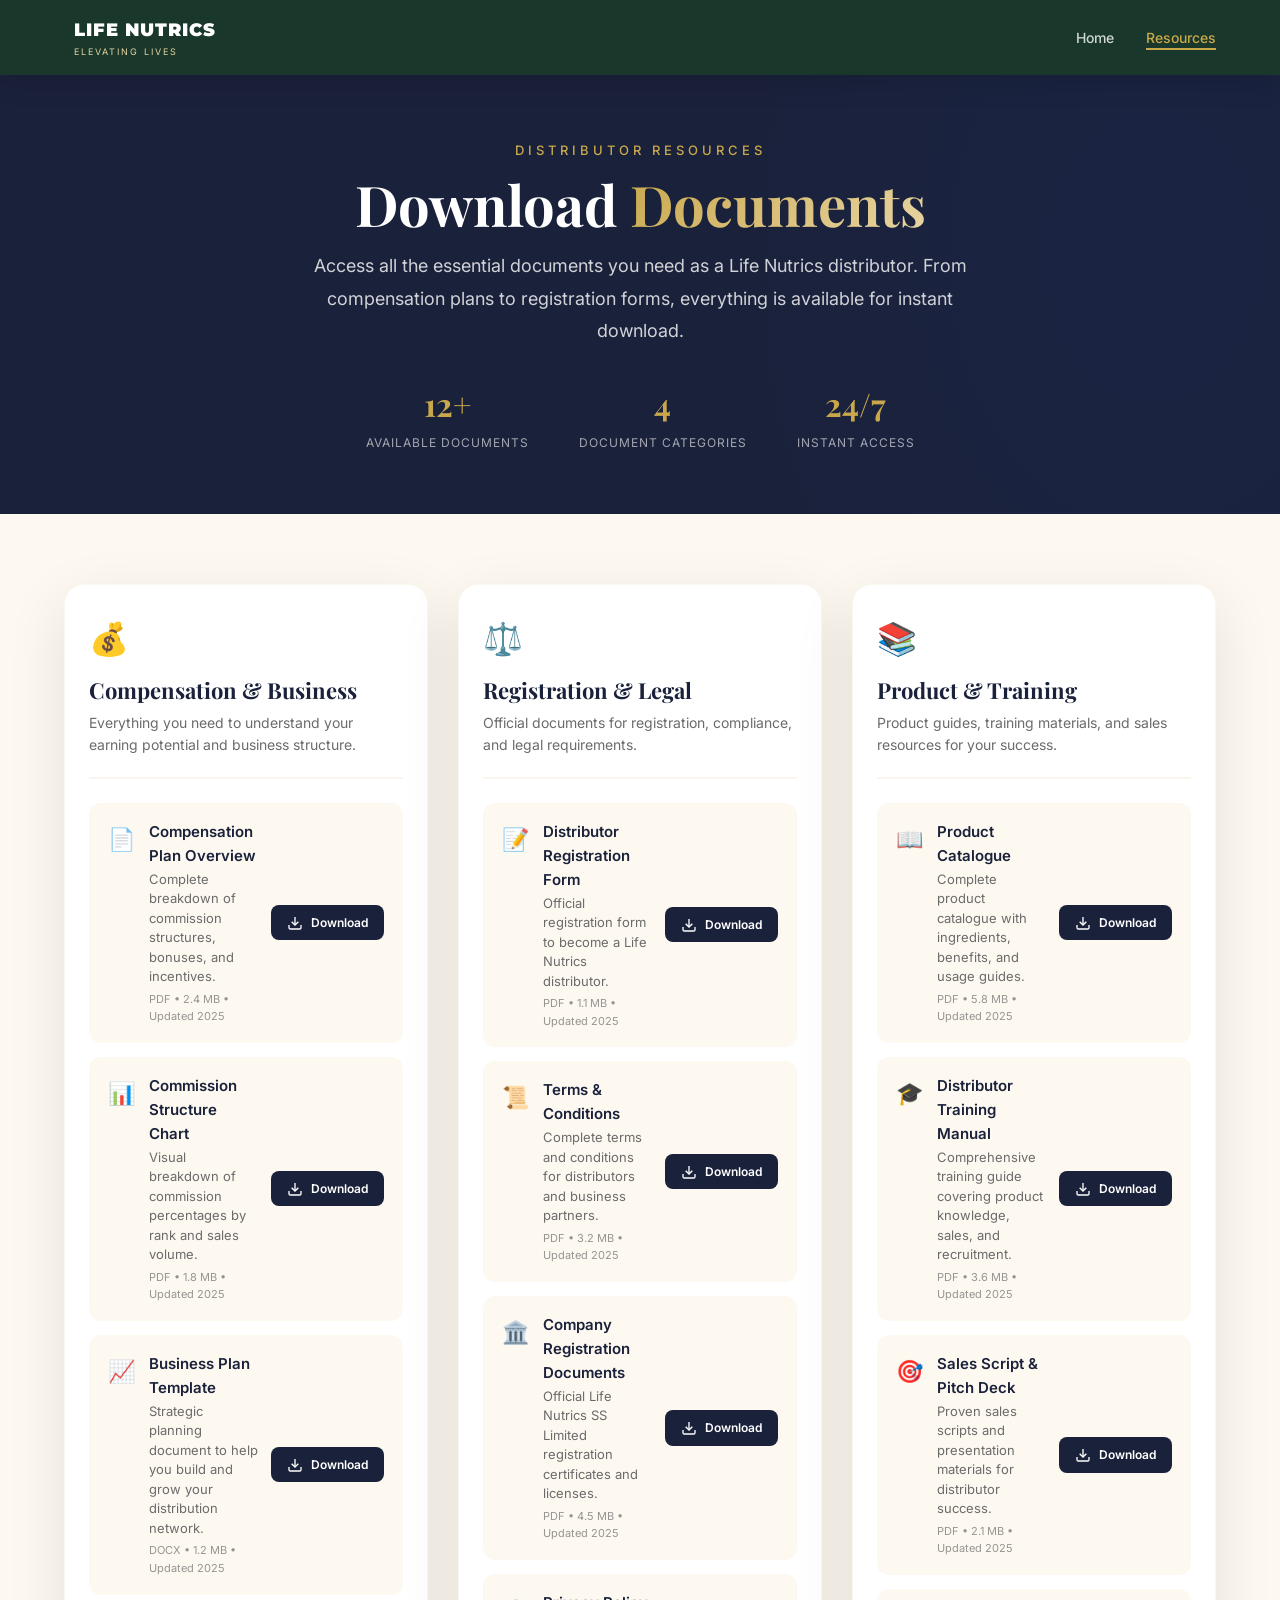
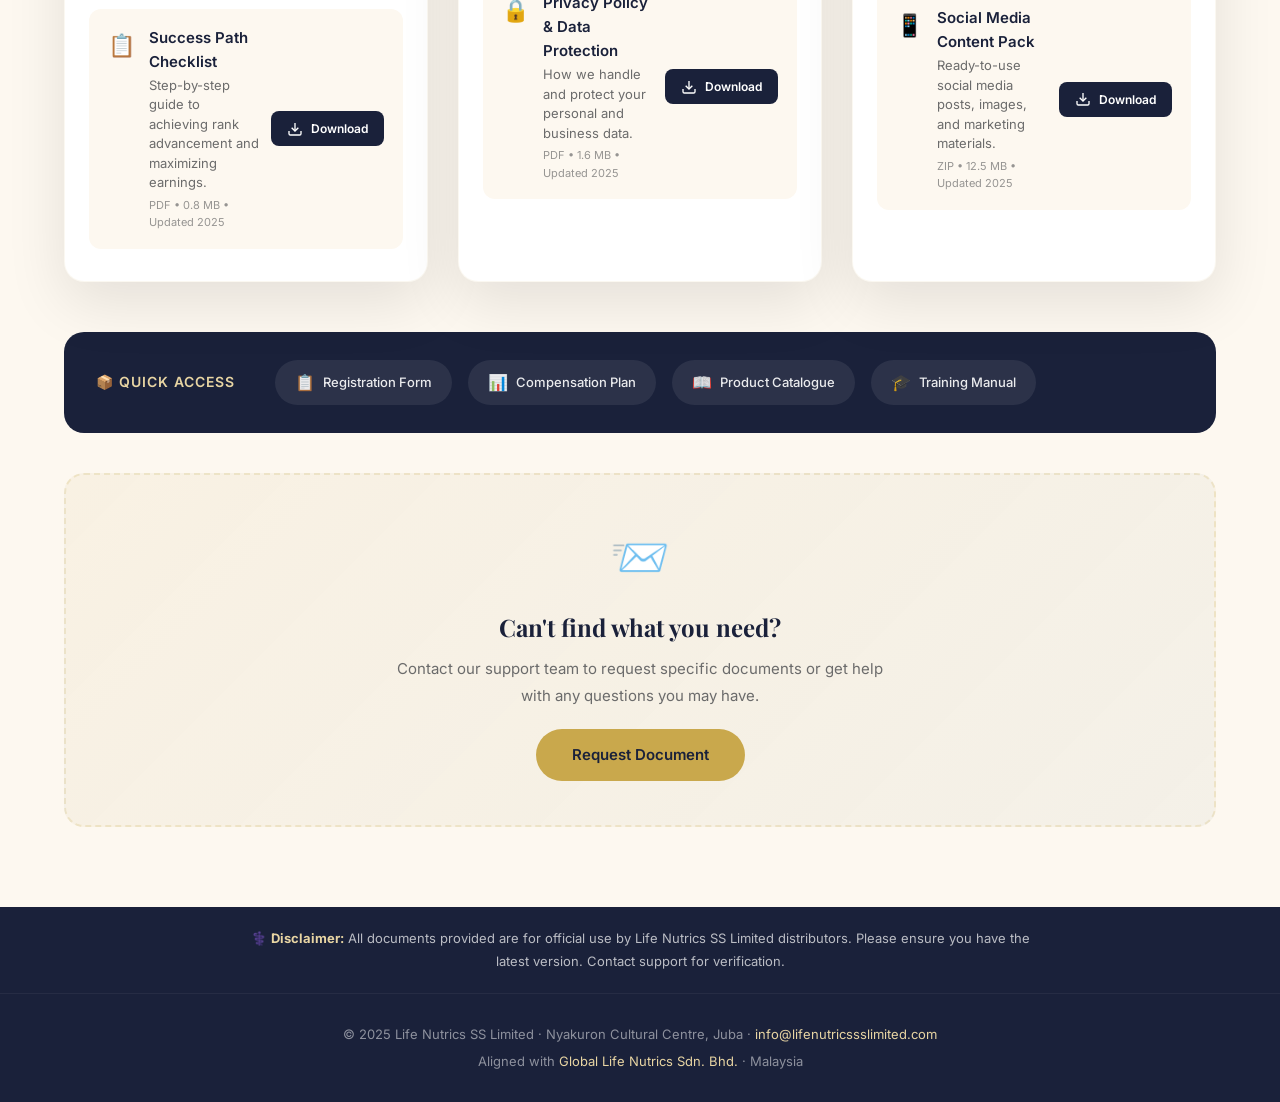
<file: resources.html>
<!DOCTYPE html>
<html lang="en">
<head>
  <meta charset="UTF-8"/>
  <meta name="viewport" content="width=device-width, initial-scale=1.0"/>
  <title>Resources – Life Nutrics SS Limited</title>
  <link href="https://fonts.googleapis.com/css2?family=Playfair+Display:ital,wght@0,400;0,700;0,900;1,400&family=Inter:wght@300;400;500;600;700&family=Montserrat:wght@700;900&display=swap" rel="stylesheet"/>
  <!-- Language System -->
<script src="languages.js"></script>
  <style>
    /* ===== RESET & BASE ===== */
    * { margin: 0; padding: 0; box-sizing: border-box; }
    :root {
      --primary: #1a213a;
      --primary-light: #2a5a3b;
      --gold: #c9a84c;
      --gold-light: #e8d5a3;
      --gold-dark: #a8893a;
      --cream: #fdf8f0;
      --white: #ffffff;
      --dark: #1a1a1a;
      --gray: #6b6b6b;
      --shadow: 0 20px 60px rgba(0,0,0,0.1);
      --transition: all 0.4s cubic-bezier(0.25, 0.46, 0.45, 0.94);
    }
    html { scroll-behavior: smooth; }
    body {
      font-family: 'Inter', sans-serif;
      background: var(--cream);
      color: var(--dark);
      line-height: 1.6;
      overflow-x: hidden;
    }
    a { text-decoration: none; color: inherit; }
    img { max-width: 100%; display: block; }
    .container { max-width: 1200px; margin: 0 auto; padding: 0 24px; }

    /* ===== NAV ===== */
    .nav {
      position: fixed;
      top: 0;
      left: 0;
      right: 0;
      z-index: 1000;
      padding: 16px 0;
      transition: var(--transition);
      background: rgba(26, 58, 43, 0.95);
      backdrop-filter: blur(12px);
      box-shadow: 0 4px 30px rgba(0,0,0,0.15);
    }
    .nav-inner {
      display: flex;
      align-items: center;
      justify-content: space-between;
      max-width: 1200px;
      margin: 0 auto;
      padding: 0 24px;
    }
    .nav-brand a {
      display: flex;
      align-items: center;
      gap: 10px;
      text-decoration: none;
    }
    .brand-icon {
      font-size: 28px;
      color: var(--gold);
    }
    .brand-name {
      font-family: 'Montserrat', sans-serif;
      font-weight: 900;
      font-size: 18px;
      color: var(--white);
      letter-spacing: 1px;
    }
    .brand-tag {
      display: block;
      font-size: 9px;
      color: var(--gold-light);
      letter-spacing: 2px;
      text-transform: uppercase;
    }
    .nav-links {
      display: flex;
      align-items: center;
      gap: 32px;
      list-style: none;
    }
    .nav-links a {
      color: rgba(255,255,255,0.8);
      font-size: 14px;
      font-weight: 500;
      transition: var(--transition);
      position: relative;
    }
    .nav-links a:hover,
    .nav-links a.nav-active {
      color: var(--gold);
    }
    .nav-links a.nav-active::after {
      content: '';
      position: absolute;
      bottom: -4px;
      left: 0;
      right: 0;
      height: 2px;
      background: var(--gold);
    }
    .btn-nav {
      background: var(--gold);
      color: var(--primary) !important;
      padding: 8px 24px;
      border-radius: 50px;
      font-weight: 600 !important;
      transition: var(--transition);
    }
    .btn-nav:hover {
      background: var(--gold-light);
      transform: translateY(-2px);
    }
    .hamburger {
      display: none;
      flex-direction: column;
      gap: 5px;
      background: none;
      border: none;
      cursor: pointer;
      padding: 5px;
    }
    .hamburger span {
      display: block;
      width: 28px;
      height: 2px;
      background: var(--white);
      transition: var(--transition);
    }
    .hamburger.active span:nth-child(1) { transform: rotate(45deg) translate(5px, 5px); }
    .hamburger.active span:nth-child(2) { opacity: 0; }
    .hamburger.active span:nth-child(3) { transform: rotate(-45deg) translate(5px, -5px); }

    /* ===== PAGE HERO ===== */
    .page-hero {
      padding: 140px 0 60px;
      background: var(--primary);
      text-align: center;
      position: relative;
      overflow: hidden;
    }
    .page-hero::before {
      content: '';
      position: absolute;
      top: -50%;
      right: -20%;
      width: 60%;
      height: 200%;
      background: radial-gradient(ellipse, rgba(29, 77, 198, 0.06) 0%, transparent 90%);
      pointer-events: none;
    }
    .page-hero .container {
      position: relative;
      z-index: 2;
    }
    .page-hero .hero-eyebrow {
      font-size: 13px;
      letter-spacing: 4px;
      text-transform: uppercase;
      color: var(--gold);
      font-weight: 500;
      margin-bottom: 12px;
    }
    .page-hero h1 {
      font-family: 'Playfair Display', serif;
      font-size: 56px;
      color: var(--white);
      margin-bottom: 16px;
      line-height: 1.1;
    }
    .page-hero .hero-accent {
      background: linear-gradient(135deg, var(--gold), var(--gold-light));
      -webkit-background-clip: text;
      -webkit-text-fill-color: transparent;
      background-clip: text;
    }
    .page-hero .hero-sub {
      font-size: 18px;
      color: rgba(255,255,255,0.8);
      max-width: 680px;
      margin: 0 auto 20px;
      line-height: 1.8;
    }
    .page-hero .hero-stats {
      display: flex;
      justify-content: center;
      gap: 50px;
      margin-top: 30px;
      flex-wrap: wrap;
    }
    .page-hero .hero-stat {
      text-align: center;
    }
    .page-hero .stat-num {
      display: block;
      font-family: 'Playfair Display', serif;
      font-size: 32px;
      color: var(--gold);
      font-weight: 700;
    }
    .page-hero .stat-label {
      font-size: 12px;
      color: rgba(255,255,255,0.6);
      letter-spacing: 1px;
      text-transform: uppercase;
    }

    /* ===== RESOURCES SECTION ===== */
    .resources-section {
      padding: 60px 0 80px;
      background: var(--cream);
    }

    .section-label {
      font-size: 12px;
      letter-spacing: 4px;
      text-transform: uppercase;
      color: var(--gold-dark);
      font-weight: 600;
      margin-bottom: 8px;
    }
    .section-title {
      font-family: 'Playfair Display', serif;
      font-size: 40px;
      color: var(--primary);
      margin-bottom: 16px;
    }
    .section-sub {
      font-size: 17px;
      color: var(--gray);
      max-width: 680px;
      line-height: 1.8;
      margin-bottom: 48px;
    }

    .resources-grid {
      display: grid;
      grid-template-columns: repeat(3, 1fr);
      gap: 30px;
      margin-top: 10px;
    }

    .resource-category {
      background: var(--white);
      border-radius: 20px;
      padding: 28px 24px 32px;
      box-shadow: var(--shadow);
      border: 1px solid rgba(201, 168, 76, 0.08);
      transition: var(--transition);
    }

    .resource-category:hover {
      transform: translateY(-4px);
      box-shadow: 0 30px 70px rgba(0,0,0,0.08);
      border-color: rgba(201, 168, 76, 0.2);
    }

    .category-header {
      margin-bottom: 24px;
      padding-bottom: 20px;
      border-bottom: 2px solid rgba(201, 168, 76, 0.1);
    }

    .category-icon {
      font-size: 32px;
      display: block;
      margin-bottom: 8px;
    }

    .category-header h3 {
      font-family: 'Playfair Display', serif;
      font-size: 22px;
      color: var(--primary);
      margin-bottom: 4px;
    }

    .category-header p {
      font-size: 14px;
      color: var(--gray);
      line-height: 1.6;
    }

    .resource-list {
      display: flex;
      flex-direction: column;
      gap: 14px;
    }

    .resource-item {
      display: flex;
      align-items: center;
      justify-content: space-between;
      padding: 16px 18px;
      background: var(--cream);
      border-radius: 12px;
      transition: var(--transition);
      border: 1px solid transparent;
      gap: 12px;
    }

    .resource-item:hover {
      background: rgba(201, 168, 76, 0.05);
      border-color: rgba(201, 168, 76, 0.15);
    }

    .resource-info {
      display: flex;
      align-items: flex-start;
      gap: 14px;
      flex: 1;
      min-width: 0;
    }

    .resource-icon {
      font-size: 22px;
      flex-shrink: 0;
      margin-top: 2px;
    }

    .resource-info h4 {
      font-size: 15px;
      color: var(--primary);
      margin-bottom: 2px;
      font-weight: 600;
    }

    .resource-info p {
      font-size: 13px;
      color: var(--gray);
      line-height: 1.5;
      margin-bottom: 4px;
    }

    .resource-meta {
      font-size: 11px;
      color: var(--gray);
      opacity: 0.7;
      display: block;
    }

    .download-btn {
      display: inline-flex;
      align-items: center;
      gap: 8px;
      padding: 8px 16px;
      background: var(--primary);
      color: var(--white);
      border-radius: 8px;
      font-size: 12px;
      font-weight: 600;
      transition: var(--transition);
      border: none;
      cursor: pointer;
      flex-shrink: 0;
      text-decoration: none;
    }

    .download-btn:hover {
      background: var(--gold);
      color: var(--primary);
      transform: translateY(-2px);
      box-shadow: 0 8px 24px rgba(201, 168, 76, 0.3);
    }

    .download-btn svg {
      width: 16px;
      height: 16px;
    }

    /* ===== QUICK ACCESS ===== */
    .quick-access {
      margin-top: 50px;
      background: var(--primary);
      border-radius: 20px;
      padding: 28px 32px;
    }

    .quick-access-inner {
      display: flex;
      align-items: center;
      gap: 40px;
      flex-wrap: wrap;
    }

    .quick-label {
      color: var(--gold-light);
      font-weight: 600;
      font-size: 14px;
      letter-spacing: 1px;
      text-transform: uppercase;
    }

    .quick-links {
      display: flex;
      gap: 16px;
      flex-wrap: wrap;
    }

    .quick-link {
      display: inline-flex;
      align-items: center;
      gap: 8px;
      padding: 10px 20px;
      background: rgba(255,255,255,0.08);
      border-radius: 50px;
      color: rgba(255,255,255,0.9);
      font-size: 13px;
      font-weight: 500;
      transition: var(--transition);
      text-decoration: none;
    }

    .quick-link:hover {
      background: var(--gold);
      color: var(--primary);
      transform: translateY(-2px);
    }

    .ql-icon {
      font-size: 16px;
    }

    /* ===== REQUEST SECTION ===== */
    .request-section {
      margin-top: 40px;
      padding: 44px 40px;
      background: linear-gradient(135deg, rgba(201, 168, 76, 0.08), rgba(26, 58, 43, 0.04));
      border-radius: 20px;
      border: 2px dashed rgba(201, 168, 76, 0.2);
      text-align: center;
    }

    .request-content {
      max-width: 500px;
      margin: 0 auto;
    }

    .request-icon {
      font-size: 48px;
      display: block;
      margin-bottom: 12px;
    }

    .request-content h3 {
      font-family: 'Playfair Display', serif;
      font-size: 24px;
      color: var(--primary);
      margin-bottom: 8px;
    }

    .request-content p {
      color: var(--gray);
      font-size: 15px;
      line-height: 1.8;
      margin-bottom: 20px;
    }

    .request-content .btn-primary {
      display: inline-block;
      text-decoration: none;
      background: var(--gold);
      color: var(--primary);
      padding: 14px 36px;
      border-radius: 50px;
      font-weight: 600;
      font-size: 15px;
      transition: var(--transition);
      border: none;
      cursor: pointer;
    }

    .request-content .btn-primary:hover {
      transform: translateY(-3px);
      box-shadow: 0 12px 40px rgba(201, 168, 76, 0.4);
    }

    /* ===== DISCLAIMER ===== */
    .disclaimer-bar {
      background: var(--primary);
      padding: 20px 0;
    }
    .disclaimer-bar p {
      color: rgba(255,255,255,0.7);
      font-size: 13px;
      text-align: center;
      max-width: 800px;
      margin: 0 auto;
      line-height: 1.8;
    }
    .disclaimer-bar strong {
      color: var(--gold-light);
    }

    /* ===== FOOTER ===== */
    .footer {
      background: var(--primary);
      padding: 30px 0;
      border-top: 1px solid rgba(255,255,255,0.05);
    }
    .footer p {
      color: rgba(255,255,255,0.5);
      font-size: 13px;
      text-align: center;
    }
    .footer a {
      color: var(--gold-light);
      transition: var(--transition);
    }
    .footer a:hover {
      color: var(--gold);
    }
    .footer-global {
      font-size: 12px;
      margin-top: 6px;
    }

    /* ===== RESPONSIVE ===== */
    @media (max-width: 1024px) {
      .resources-grid {
        grid-template-columns: 1fr 1fr;
      }
      .page-hero h1 {
        font-size: 44px;
      }
    }

    @media (max-width: 768px) {
      .nav-links {
        display: none;
        flex-direction: column;
        background: var(--primary);
        padding: 24px;
        border-radius: 16px;
        position: absolute;
        top: 70px;
        right: 20px;
        min-width: 200px;
        box-shadow: var(--shadow);
      }
      .nav-links.open { display: flex; }
      .hamburger { display: flex; }

      .resources-grid {
        grid-template-columns: 1fr;
      }

      .page-hero h1 {
        font-size: 36px;
      }
      .page-hero .hero-stats {
        gap: 20px;
      }
      .page-hero .stat-num {
        font-size: 24px;
      }

      .resource-item {
        flex-direction: column;
        align-items: stretch;
        gap: 12px;
      }

      .download-btn {
        align-self: flex-start;
      }

      .quick-access-inner {
        flex-direction: column;
        align-items: flex-start;
        gap: 16px;
      }

      .quick-links {
        width: 100%;
      }

      .quick-link {
        flex: 1;
        justify-content: center;
        min-width: 120px;
        font-size: 12px;
        padding: 8px 14px;
      }

      .request-section {
        padding: 28px 20px;
      }
    }

    @media (max-width: 480px) {
      .page-hero h1 {
        font-size: 28px;
      }
      .resource-info {
        flex-direction: column;
        align-items: flex-start;
      }
      .section-title {
        font-size: 30px;
      }
      .quick-link {
        min-width: 100px;
      }
    }
  </style>
</head>
<body>

  <!-- ===== NAV ===== -->
  <nav class="nav" id="navbar">
    <div class="nav-inner">
      <div class="nav-brand">
        <a href="index.html">
          <span class="brand-icon"></span>
          <div>
            <span class="brand-name">LIFE NUTRICS</span>
            <span class="brand-tag">Elevating Lives</span>
          </div>
        </a>
      </div>
      <ul class="nav-links" id="navLinks">
        <li><a href="index.html">Home</a></li>
       <li><a href="#resources.html"class="nav-active">Resources</a></li>
      </ul>
      <button class="hamburger" id="hamburger"><span></span><span></span><span></span></button>
    </div>
  </nav>

  <!-- ===== PAGE HERO ===== -->
  <section class="page-hero">
    <div class="container">
      <p class="hero-eyebrow">Distributor Resources</p>
      <h1>Download <span class="hero-accent">Documents</span></h1>
      <p class="hero-sub">Access all the essential documents you need as a Life Nutrics distributor. From compensation plans to registration forms, everything is available for instant download.</p>
      <div class="hero-stats">
        <div class="hero-stat">
          <span class="stat-num">12+</span>
          <span class="stat-label">Available Documents</span>
        </div>
        <div class="hero-stat">
          <span class="stat-num">4</span>
          <span class="stat-label">Document Categories</span>
        </div>
        <div class="hero-stat">
          <span class="stat-num">24/7</span>
          <span class="stat-label">Instant Access</span>
        </div>
      </div>
    </div>
  </section>

  <!-- ===== RESOURCES SECTION ===== -->
  <section class="resources-section" id="resources">
    <div class="container">

      <div class="resources-grid">

        <!-- Category 1: Compensation & Business -->
        <div class="resource-category">
          <div class="category-header">
            <span class="category-icon">💰</span>
            <h3>Compensation & Business</h3>
            <p>Everything you need to understand your earning potential and business structure.</p>
          </div>
          <div class="resource-list">
            <div class="resource-item">
              <div class="resource-info">
                <span class="resource-icon">📄</span>
                <div>
                  <h4>Compensation Plan Overview</h4>
                  <p>Complete breakdown of commission structures, bonuses, and incentives.</p>
                  <span class="resource-meta">PDF • 2.4 MB • Updated 2025</span>
                </div>
              </div>
              <a href="#" class="download-btn" download>
                <svg width="20" height="20" viewBox="0 0 24 24" fill="none" stroke="currentColor" stroke-width="2"><path d="M21 15v4a2 2 0 0 1-2 2H5a2 2 0 0 1-2-2v-4"/><polyline points="7 10 12 15 17 10"/><line x1="12" y1="15" x2="12" y2="3"/></svg>
                Download
              </a>
            </div>

            <div class="resource-item">
              <div class="resource-info">
                <span class="resource-icon">📊</span>
                <div>
                  <h4>Commission Structure Chart</h4>
                  <p>Visual breakdown of commission percentages by rank and sales volume.</p>
                  <span class="resource-meta">PDF • 1.8 MB • Updated 2025</span>
                </div>
              </div>
              <a href="#" class="download-btn" download>
                <svg width="20" height="20" viewBox="0 0 24 24" fill="none" stroke="currentColor" stroke-width="2"><path d="M21 15v4a2 2 0 0 1-2 2H5a2 2 0 0 1-2-2v-4"/><polyline points="7 10 12 15 17 10"/><line x1="12" y1="15" x2="12" y2="3"/></svg>
                Download
              </a>
            </div>

            <div class="resource-item">
              <div class="resource-info">
                <span class="resource-icon">📈</span>
                <div>
                  <h4>Business Plan Template</h4>
                  <p>Strategic planning document to help you build and grow your distribution network.</p>
                  <span class="resource-meta">DOCX • 1.2 MB • Updated 2025</span>
                </div>
              </div>
              <a href="#" class="download-btn" download>
                <svg width="20" height="20" viewBox="0 0 24 24" fill="none" stroke="currentColor" stroke-width="2"><path d="M21 15v4a2 2 0 0 1-2 2H5a2 2 0 0 1-2-2v-4"/><polyline points="7 10 12 15 17 10"/><line x1="12" y1="15" x2="12" y2="3"/></svg>
                Download
              </a>
            </div>

            <div class="resource-item">
              <div class="resource-info">
                <span class="resource-icon">📋</span>
                <div>
                  <h4>Success Path Checklist</h4>
                  <p>Step-by-step guide to achieving rank advancement and maximizing earnings.</p>
                  <span class="resource-meta">PDF • 0.8 MB • Updated 2025</span>
                </div>
              </div>
              <a href="#" class="download-btn" download>
                <svg width="20" height="20" viewBox="0 0 24 24" fill="none" stroke="currentColor" stroke-width="2"><path d="M21 15v4a2 2 0 0 1-2 2H5a2 2 0 0 1-2-2v-4"/><polyline points="7 10 12 15 17 10"/><line x1="12" y1="15" x2="12" y2="3"/></svg>
                Download
              </a>
            </div>
          </div>
        </div>

        <!-- Category 2: Registration & Legal -->
        <div class="resource-category">
          <div class="category-header">
            <span class="category-icon">⚖️</span>
            <h3>Registration & Legal</h3>
            <p>Official documents for registration, compliance, and legal requirements.</p>
          </div>
          <div class="resource-list">
            <div class="resource-item">
              <div class="resource-info">
                <span class="resource-icon">📝</span>
                <div>
                  <h4>Distributor Registration Form</h4>
                  <p>Official registration form to become a Life Nutrics distributor.</p>
                  <span class="resource-meta">PDF • 1.1 MB • Updated 2025</span>
                </div>
              </div>
              <a href="#" class="download-btn" download>
                <svg width="20" height="20" viewBox="0 0 24 24" fill="none" stroke="currentColor" stroke-width="2"><path d="M21 15v4a2 2 0 0 1-2 2H5a2 2 0 0 1-2-2v-4"/><polyline points="7 10 12 15 17 10"/><line x1="12" y1="15" x2="12" y2="3"/></svg>
                Download
              </a>
            </div>

            <div class="resource-item">
              <div class="resource-info">
                <span class="resource-icon">📜</span>
                <div>
                  <h4>Terms & Conditions</h4>
                  <p>Complete terms and conditions for distributors and business partners.</p>
                  <span class="resource-meta">PDF • 3.2 MB • Updated 2025</span>
                </div>
              </div>
              <a href="#" class="download-btn" download>
                <svg width="20" height="20" viewBox="0 0 24 24" fill="none" stroke="currentColor" stroke-width="2"><path d="M21 15v4a2 2 0 0 1-2 2H5a2 2 0 0 1-2-2v-4"/><polyline points="7 10 12 15 17 10"/><line x1="12" y1="15" x2="12" y2="3"/></svg>
                Download
              </a>
            </div>

            <div class="resource-item">
              <div class="resource-info">
                <span class="resource-icon">🏛️</span>
                <div>
                  <h4>Company Registration Documents</h4>
                  <p>Official Life Nutrics SS Limited registration certificates and licenses.</p>
                  <span class="resource-meta">PDF • 4.5 MB • Updated 2025</span>
                </div>
              </div>
              <a href="#" class="download-btn" download>
                <svg width="20" height="20" viewBox="0 0 24 24" fill="none" stroke="currentColor" stroke-width="2"><path d="M21 15v4a2 2 0 0 1-2 2H5a2 2 0 0 1-2-2v-4"/><polyline points="7 10 12 15 17 10"/><line x1="12" y1="15" x2="12" y2="3"/></svg>
                Download
              </a>
            </div>

            <div class="resource-item">
              <div class="resource-info">
                <span class="resource-icon">🔒</span>
                <div>
                  <h4>Privacy Policy & Data Protection</h4>
                  <p>How we handle and protect your personal and business data.</p>
                  <span class="resource-meta">PDF • 1.6 MB • Updated 2025</span>
                </div>
              </div>
              <a href="#" class="download-btn" download>
                <svg width="20" height="20" viewBox="0 0 24 24" fill="none" stroke="currentColor" stroke-width="2"><path d="M21 15v4a2 2 0 0 1-2 2H5a2 2 0 0 1-2-2v-4"/><polyline points="7 10 12 15 17 10"/><line x1="12" y1="15" x2="12" y2="3"/></svg>
                Download
              </a>
            </div>
          </div>
        </div>

        <!-- Category 3: Product & Training -->
        <div class="resource-category">
          <div class="category-header">
            <span class="category-icon">📚</span>
            <h3>Product & Training</h3>
            <p>Product guides, training materials, and sales resources for your success.</p>
          </div>
          <div class="resource-list">
            <div class="resource-item">
              <div class="resource-info">
                <span class="resource-icon">📖</span>
                <div>
                  <h4>Product Catalogue</h4>
                  <p>Complete product catalogue with ingredients, benefits, and usage guides.</p>
                  <span class="resource-meta">PDF • 5.8 MB • Updated 2025</span>
                </div>
              </div>
              <a href="#" class="download-btn" download>
                <svg width="20" height="20" viewBox="0 0 24 24" fill="none" stroke="currentColor" stroke-width="2"><path d="M21 15v4a2 2 0 0 1-2 2H5a2 2 0 0 1-2-2v-4"/><polyline points="7 10 12 15 17 10"/><line x1="12" y1="15" x2="12" y2="3"/></svg>
                Download
              </a>
            </div>

            <div class="resource-item">
              <div class="resource-info">
                <span class="resource-icon">🎓</span>
                <div>
                  <h4>Distributor Training Manual</h4>
                  <p>Comprehensive training guide covering product knowledge, sales, and recruitment.</p>
                  <span class="resource-meta">PDF • 3.6 MB • Updated 2025</span>
                </div>
              </div>
              <a href="#" class="download-btn" download>
                <svg width="20" height="20" viewBox="0 0 24 24" fill="none" stroke="currentColor" stroke-width="2"><path d="M21 15v4a2 2 0 0 1-2 2H5a2 2 0 0 1-2-2v-4"/><polyline points="7 10 12 15 17 10"/><line x1="12" y1="15" x2="12" y2="3"/></svg>
                Download
              </a>
            </div>

            <div class="resource-item">
              <div class="resource-info">
                <span class="resource-icon">🎯</span>
                <div>
                  <h4>Sales Script & Pitch Deck</h4>
                  <p>Proven sales scripts and presentation materials for distributor success.</p>
                  <span class="resource-meta">PDF • 2.1 MB • Updated 2025</span>
                </div>
              </div>
              <a href="#" class="download-btn" download>
                <svg width="20" height="20" viewBox="0 0 24 24" fill="none" stroke="currentColor" stroke-width="2"><path d="M21 15v4a2 2 0 0 1-2 2H5a2 2 0 0 1-2-2v-4"/><polyline points="7 10 12 15 17 10"/><line x1="12" y1="15" x2="12" y2="3"/></svg>
                Download
              </a>
            </div>

            <div class="resource-item">
              <div class="resource-info">
                <span class="resource-icon">📱</span>
                <div>
                  <h4>Social Media Content Pack</h4>
                  <p>Ready-to-use social media posts, images, and marketing materials.</p>
                  <span class="resource-meta">ZIP • 12.5 MB • Updated 2025</span>
                </div>
              </div>
              <a href="#" class="download-btn" download>
                <svg width="20" height="20" viewBox="0 0 24 24" fill="none" stroke="currentColor" stroke-width="2"><path d="M21 15v4a2 2 0 0 1-2 2H5a2 2 0 0 1-2-2v-4"/><polyline points="7 10 12 15 17 10"/><line x1="12" y1="15" x2="12" y2="3"/></svg>
                Download
              </a>
            </div>
          </div>
        </div>

      </div>

      <!-- ===== QUICK ACCESS ===== -->
      <div class="quick-access">
        <div class="quick-access-inner">
          <span class="quick-label">📦 Quick Access</span>
          <div class="quick-links">
            <a href="#" class="quick-link">
              <span class="ql-icon">📋</span>
              Registration Form
            </a>
            <a href="#" class="quick-link">
              <span class="ql-icon">📊</span>
              Compensation Plan
            </a>
            <a href="#" class="quick-link">
              <span class="ql-icon">📖</span>
              Product Catalogue
            </a>
            <a href="#" class="quick-link">
              <span class="ql-icon">🎓</span>
              Training Manual
            </a>
          </div>
        </div>
      </div>

      <!-- ===== REQUEST SECTION ===== -->
      <div class="request-section">
        <div class="request-content">
          <span class="request-icon">📨</span>
          <h3>Can't find what you need?</h3>
          <p>Contact our support team to request specific documents or get help with any questions you may have.</p>
          <a href="mailto:distributors@lifenutricssslimited.com" class="btn-primary">Request Document</a>
        </div>
      </div>

    </div>
  </section>

  <!-- ===== DISCLAIMER ===== -->
  <div class="disclaimer-bar">
    <div class="container">
      <p>⚕️ <strong>Disclaimer:</strong> All documents provided are for official use by Life Nutrics SS Limited distributors. Please ensure you have the latest version. Contact support for verification.</p>
    </div>
  </div>

  <!-- ===== FOOTER ===== -->
  <footer class="footer">
    <div class="container">
      <p>© 2025 Life Nutrics SS Limited · Nyakuron Cultural Centre, Juba · <a href="mailto:info@lifenutricssslimited.com">info@lifenutricssslimited.com</a></p>
      <p class="footer-global">Aligned with <a href="https://www.lifenutrics.com" target="_blank">Global Life Nutrics Sdn. Bhd.</a> · Malaysia</p>
    </div>
  </footer>

  <!-- ===== SCRIPTS ===== -->
  <script>
    // Nav scroll effect (keep subtle)
    const navbar = document.getElementById('navbar');

    // Hamburger toggle
    const hamburger = document.getElementById('hamburger');
    const navLinks = document.getElementById('navLinks');
    hamburger.addEventListener('click', () => {
      navLinks.classList.toggle('open');
      hamburger.classList.toggle('active');
    });

    // Close nav on link click (mobile)
    document.querySelectorAll('.nav-links a').forEach(link => {
      link.addEventListener('click', () => {
        navLinks.classList.remove('open');
        hamburger.classList.remove('active');
      });
    });
  </script>

</body>
</html>
</file>
<file: style.css>
/* ============================================================
   LIFE NUTRICS SS LIMITED — Website Stylesheet
   Colour System:
     --blue-deep   : #0D2B6B  (navy authority)
     --blue-mid    : #1A52C4  (brand sky blue)
     --blue-light  : #3B82F6  (accent)
     --gold        : #C9931A  (prestige gold)
     --gold-light  : #F0C94A  (highlight gold)
     --white       : #FFFFFF
     --off-white   : #F4F8FF
     --dark        : #0A0E1A  (near-black)
     --text-body   : #2C3E50
     --text-muted  : #6B7B8E
   ============================================================ */

*, *::before, *::after { box-sizing: border-box; margin: 0; padding: 0; }

:root {
  --blue-deep: #0D2B6B;
  --blue-mid: #1A52C4;
  --blue-light: #3B82F6;
  --gold: #C9931A;
  --gold-light: #F0C94A;
  --white: #FFFFFF;
  --off-white: #F4F8FF;
  --dark: #0A0E1A;
  --text-body: #2C3E50;
  --text-muted: #6B7B8E;
  --radius: 12px;
  --radius-lg: 20px;
  --shadow: 0 4px 24px rgba(13,43,107,0.10);
  --shadow-lg: 0 12px 48px rgba(13,43,107,0.18);
}

.hero-container {
  display: flex;
  align-items: center;
  justify-content: space-between;
  max-width: 1200px;
  margin: 0 auto;
  padding: 60px 20px;
  gap: 40px;
  position: relative;
  z-index: 2;
}

.hero-content {
  flex: 1;
  max-width: 600px;
}

.hero-image {
  flex: 1;
  max-width: 500px;
  overflow: hidden;
  border-radius: 20px;
  transition: all 0.3s ease;
}

.hero-image img {
  width: 100%;
  height: auto;
  display: block;
  border-radius: 20px;
  object-fit: cover;
  box-shadow: 0 20px 60px rgba(0, 0, 0, 0.15);
  transition: all 0.4s cubic-bezier(0.25, 0.46, 0.45, 0.94);
}

/* ===== HOVER ANIMATIONS ===== */

/* Animation 1: Scale + Zoom Effect */
.hero-image:hover img {
  transform: scale(1.08);
  box-shadow: 0 30px 80px rgba(0, 0, 0, 0.25);
}

/* Animation 2: Glow Effect on Hover */
.hero-image:hover {
  box-shadow: 0 0 30px rgba(76, 175, 80, 0.3),
              0 0 60px rgba(76, 175, 80, 0.1);
}

/* Animation 3: Subtle Border Glow */
.hero-image:hover img {
  filter: brightness(1.05) saturate(1.1);
}

/* Optional: Overlay Effect on Hover */
.hero-image {
  position: relative;
}

.hero-image::after {
  content: '';
  position: absolute;
  top: 0;
  left: 0;
  right: 0;
  bottom: 0;
  background: linear-gradient(135deg, 
    rgba(76, 175, 80, 0.2), 
    rgba(255, 193, 7, 0.1)
  );
  border-radius: 20px;
  opacity: 0;
  transition: opacity 0.4s ease;
  pointer-events: none;
}

.hero-image:hover::after {
  opacity: 1;
}

/* ===== RESPONSIVE ===== */
@media (max-width: 992px) {
  .hero-container {
    flex-direction: column;
    text-align: center;
  }
  
  .hero-content {
    max-width: 100%;
  }
  
  .hero-image {
    max-width: 100%;
    margin-top: 30px;
  }
}

.hero-badge-wrap {
  display: flex;
  justify-content: center;
  gap: 40px;
  padding: 30px 20px;
  position: relative;
  z-index: 2;
  flex-wrap: wrap;
}

/* ===== ALTERNATIVE ANIMATIONS ===== */

/* Option A: 3D Tilt Effect */
.hero-image {
  perspective: 1000px;
}

.hero-image:hover img {
  transform: rotateY(-5deg) rotateX(3deg) scale(1.05);
  transition: all 0.5s ease;
}

/* Option B: Zoom + Rotate */
.hero-image:hover img {
  transform: scale(1.1) rotate(-2deg);
}

/* Option C: Slide Up with Shadow */
.hero-image img {
  transform: translateY(0);
  transition: all 0.4s ease;
}

.hero-image:hover img {
  transform: translateY(-10px) scale(1.05);
  box-shadow: 0 40px 80px rgba(0, 0, 0, 0.3);
}

/* Option D: Grayscale to Color */
.hero-image img {
  filter: grayscale(0%);
  transition: all 0.5s ease;
}

.hero-image:hover img {
  filter: grayscale(0%) saturate(1.2) brightness(1.05);
}

/* Option E: Pulse/Throb Effect */
@keyframes pulse {
  0% { transform: scale(1); }
  50% { transform: scale(1.03); }
  100% { transform: scale(1); }
}

.hero-image:hover img {
  animation: pulse 1.5s ease-in-out infinite;
}

/* Option F: Glowing Border */
.hero-image img {
  border: 3px solid transparent;
  transition: all 0.4s ease;
}

.hero-image:hover img {
  border-color: #4CAF50;
  box-shadow: 0 0 30px rgba(76, 175, 80, 0.4),
              0 20px 60px rgba(0, 0, 0, 0.2);
}

html { scroll-behavior: smooth; }

body {
  font-family: 'Inter', sans-serif;
  color: var(--text-body);
  background: var(--white);
  line-height: 1.65;
  overflow-x: hidden;
}

a { text-decoration: none; color: inherit; }
img { max-width: 100%; display: block; }

.container {
  max-width: 1160px;
  margin: 0 auto;
  padding: 0 24px;
}

/* ---- REVEAL ANIMATION ---- */
.reveal {
  opacity: 0;
  transform: translateY(28px);
  transition: opacity 0.55s ease, transform 0.55s ease;
}
.reveal.visible {
  opacity: 1;
  transform: translateY(0);
}

/* ============================================================
   NAV
   ============================================================ */
.nav {
  position: fixed;
  top: 0; left: 0; right: 0;
  z-index: 100;
  padding: 16px 0;
  transition: background 0.3s, box-shadow 0.3s, padding 0.3s;
}
.nav.scrolled {
  background: var(--blue-deep);
  box-shadow: 0 2px 20px rgba(0,0,0,0.25);
  padding: 10px 0;
}
.nav-inner {
  max-width: 1160px;
  margin: 0 auto;
  padding: 0 24px;
  display: flex;
  align-items: center;
  justify-content: space-between;
  gap: 24px;
}
.nav-brand {
  display: flex;
  align-items: center;
  gap: 10px;
  color: var(--white);
}
.brand-icon {
  font-size: 28px;
  color: var(--gold-light);
  font-weight: 900;
  line-height: 1;
}
.brand-name {
  display: block;
  font-family: 'Montserrat', sans-serif;
  font-size: 14px;
  font-weight: 900;
  letter-spacing: 3px;
  color: var(--white);
}
.brand-tag {
  display: block;
  font-size: 9px;
  letter-spacing: 2px;
  color: var(--gold-light);
  text-transform: uppercase;
}
.nav-links {
  display: flex;
  align-items: center;
  gap: 28px;
  list-style: none;
}
.nav-links a {
  color: rgba(255,255,255,0.85);
  font-size: 13px;
  font-weight: 500;
  letter-spacing: 0.5px;
  transition: color 0.2s;
}
.nav-links a:hover { color: var(--gold-light); }
.btn-nav {
  background: var(--gold);
  color: var(--white) !important;
  padding: 8px 20px;
  border-radius: 50px;
  font-weight: 600 !important;
  transition: background 0.2s, transform 0.2s !important;
}
.btn-nav:hover { background: var(--gold-light); color: var(--dark) !important; transform: translateY(-1px); }

.hamburger {
  display: none;
  flex-direction: column;
  gap: 5px;
  background: none;
  border: none;
  cursor: pointer;
  padding: 4px;
}
.hamburger span {
  display: block;
  width: 24px;
  height: 2px;
  background: var(--white);
  border-radius: 2px;
  transition: transform 0.3s, opacity 0.3s;
}
.hamburger.active span:nth-child(1) { transform: translateY(7px) rotate(45deg); }
.hamburger.active span:nth-child(2) { opacity: 0; }
.hamburger.active span:nth-child(3) { transform: translateY(-7px) rotate(-45deg); }

/* ============================================================
   HERO
   ============================================================ */
.hero {
  min-height: 100vh;
  background: linear-gradient(135deg, #0D2B6B 0%, #899ac1 50%, #0D2B6B 100%);
  position: relative;
  display: flex;
  flex-direction: column;
  justify-content: center;
  padding: 120px 24px 80px;
  overflow: hidden;
}
.hero-bg {
  position: absolute;
  inset: 0;
  background:
    radial-gradient(ellipse 60% 60% at 80% 50%, rgba(201,147,26,0.12) 0%, transparent 70%),
    radial-gradient(ellipse 40% 60% at 20% 80%, rgba(59,130,246,0.15) 0%, transparent 70%);
  pointer-events: none;
}
.hero::before {
  content: '';
  position: absolute;
  top: -80px; right: -80px;
  width: 500px; height: 500px;
  border-radius: 50%;
  border: 1px solid rgba(240,201,74,0.12);
}
.hero::after {
  content: '';
  position: absolute;
  bottom: -120px; left: -80px;
  width: 400px; height: 400px;
  border-radius: 50%;
  border: 1px solid rgba(59,130,246,0.15);
}
.hero-content {
  max-width: 1160px;
  margin: 0 auto;
  width: 100%;
  position: relative;
  z-index: 2;
}
.hero-eyebrow {
  font-family: 'Montserrat', sans-serif;
  font-size: 18px;
  font-weight: 700;
  letter-spacing: 4px;
  text-transform: uppercase;
  color: var(--gold-light);
  margin-bottom: 18px;
}
.hero-title {
  font-family: 'Playfair Display', serif;
  font-size: clamp(60px, 10vw, 110px);
  font-weight: 900;
  color: var(--white);
  line-height: 0.9;
  margin-bottom: 16px;
}
.hero-accent {
  color: var(--gold-light);
  font-style: italic;
}
.hero-sub {
  font-family: 'Montserrat', sans-serif;
  font-size: 13px;
  font-weight: 700;
  letter-spacing: 6px;
  text-transform: uppercase;
  color: rgba(255,255,255,0.5);
  margin-bottom: 24px;
}
.hero-desc {
  max-width: 500px;
  color: rgba(255,255,255,0.75);
  font-size: 16px;
  line-height: 1.7;
  margin-bottom: 40px;
}
.hero-cta-row {
  display: flex;
  gap: 16px;
  flex-wrap: wrap;
}
.btn-primary {
  display: inline-block;
  background: var(--gold);
  color: var(--white);
  padding: 14px 32px;
  border-radius: 50px;
  font-weight: 600;
  font-size: 14px;
  letter-spacing: 0.5px;
  transition: background 0.2s, transform 0.2s, box-shadow 0.2s;
  cursor: pointer;
  border: none;
}
.btn-primary:hover {
  background: var(--gold-light);
  color: var(--dark);
  transform: translateY(-2px);
  box-shadow: 0 8px 24px rgba(201,147,26,0.35);
}
.btn-outline {
  display: inline-block;
  border: 1.5px solid rgba(255,255,255,0.4);
  color: var(--white);
  padding: 14px 32px;
  border-radius: 50px;
  font-weight: 500;
  font-size: 14px;
  transition: border-color 0.2s, background 0.2s;
}
.btn-outline:hover {
  border-color: var(--gold-light);
  background: rgba(240,201,74,0.08);
}
.hero-badge-wrap {
  max-width: 1160px;
  margin: 60px auto 0;
  display: flex;
  gap: 24px;
  flex-wrap: wrap;
  position: relative;
  z-index: 2;
}
.hero-badge {
  background: rgba(255,255,255,0.07);
  border: 1px solid rgba(255,255,255,0.15);
  border-radius: var(--radius);
  padding: 20px 32px;
  backdrop-filter: blur(8px);
}
.badge-num {
  display: block;
  font-family: 'Playfair Display', serif;
  font-size: 36px;
  font-weight: 700;
  color: var(--gold-light);
  line-height: 1;
}
.badge-label {
  display: block;
  font-size: 12px;
  color: rgba(255,255,255,0.6);
  margin-top: 4px;
}

/* ============================================================
   SHARED SECTION STYLES
   ============================================================ */
.section { padding: 100px 0; }
.section-label {
  font-family: 'Montserrat', sans-serif;
  font-size: 10px;
  font-weight: 700;
  letter-spacing: 4px;
  text-transform: uppercase;
  color: var(--blue-mid);
  margin-bottom: 14px;
}
.section-title {
  font-family: 'Playfair Display', serif;
  font-size: clamp(30px, 4vw, 48px);
  font-weight: 700;
  color: var(--blue-deep);
  line-height: 1.15;
  margin-bottom: 20px;
}
.section-title.centered { text-align: center; }
.section-sub {
  color: var(--text-muted);
  font-size: 16px;
  max-width: 580px;
  margin-bottom: 56px;
}
.section-sub + * { }
.centered + .section-sub { margin-left: auto; margin-right: auto; text-align: center; }

/* ============================================================
   ABOUT
   ============================================================ */
.about { background: var(--off-white); }
.about-grid {
  display: grid;
  grid-template-columns: 1fr 1fr;
  gap: 60px;
  align-items: start;
}
.about-text p {
  color: var(--text-muted);
  margin-bottom: 18px;
  font-size: 15px;
}
.about-pillars { margin-top: 32px; display: flex; flex-direction: column; gap: 20px; }
.pillar {
  display: flex;
  gap: 16px;
  align-items: flex-start;
  background: var(--white);
  border-radius: var(--radius);
  padding: 20px;
  box-shadow: var(--shadow);
}
.pillar-icon { font-size: 24px; flex-shrink: 0; }
.pillar strong { display: block; font-size: 15px; color: var(--blue-deep); margin-bottom: 4px; }
.pillar p { font-size: 13px; color: var(--text-muted); }

.about-mission-vision { display: flex; flex-direction: column; gap: 20px; }
.mv-card {
  border-radius: var(--radius);
  padding: 32px;
  position: relative;
}
.mission-card { background: var(--blue-deep); color: var(--white); }
.vision-card { background: var(--gold); color: var(--white); }
.mv-tag {
  font-family: 'Montserrat', sans-serif;
  font-size: 10px;
  font-weight: 800;
  letter-spacing: 3px;
  color: rgba(255,255,255,0.6);
  margin-bottom: 12px;
}
.mv-card p { font-size: 15px; line-height: 1.7; }

/* ============================================================
   PRODUCTS
   ============================================================ */
.products-section { background: var(--white); }
.products-grid {
  display: grid;
  grid-template-columns: 1fr 1fr;
  gap: 32px;
}
.product-card {
  border-radius: var(--radius-lg);
  padding: 40px;
  position: relative;
  overflow: hidden;
}
.nutrika-card {
  background: linear-gradient(135deg, #0D2B6B 0%, #1A3FA0 100%);
  color: var(--white);
}
.coffee-card {
  background: linear-gradient(135deg, #3B1A0A 0%, #7B3A10 100%);
  color: var(--white);
}
.product-ribbon {
  display: inline-block;
  background: rgba(240,201,74,0.2);
  color: var(--gold-light);
  border: 1px solid rgba(240,201,74,0.4);
  font-size: 10px;
  font-weight: 700;
  letter-spacing: 2px;
  text-transform: uppercase;
  padding: 5px 14px;
  border-radius: 50px;
  margin-bottom: 20px;
}
.coffee-ribbon {
  background: rgba(240,201,74,0.15);
  color: #F0C94A;
}
.product-logo-name {
  font-family: 'Playfair Display', serif;
  font-size: 40px;
  font-weight: 900;
  color: var(--white);
  margin-bottom: 16px;
}
.coffee-name { color: #F0C94A; }
.product-tagline { font-size: 14px; color: rgba(255,255,255,0.75); margin-bottom: 28px; line-height: 1.7; }
.product-how h4 {
  font-size: 11px;
  font-weight: 700;
  letter-spacing: 2px;
  text-transform: uppercase;
  color: var(--gold-light);
  margin-bottom: 14px;
}
.coffee-card .product-how h4 { color: #F0C94A; }
.product-how ul { list-style: none; display: flex; flex-direction: column; gap: 8px; margin-bottom: 28px; }
.product-how li { font-size: 14px; color: rgba(255,255,255,0.8); display: flex; align-items: center; gap: 8px; }
.check { color: var(--gold-light); font-size: 10px; flex-shrink: 0; }
.coffee-check { color: #F0C94A; }
.coffee-inside { margin-top: 4px; }
.coffee-inside h4 {
  font-size: 11px;
  font-weight: 700;
  letter-spacing: 2px;
  text-transform: uppercase;
  color: rgba(255,255,255,0.5);
  margin-bottom: 10px;
}
.inside-tags { display: flex; flex-wrap: wrap; gap: 8px; }
.inside-tags span {
  background: rgba(255,255,255,0.12);
  border: 1px solid rgba(255,255,255,0.2);
  color: var(--white);
  font-size: 12px;
  padding: 5px 14px;
  border-radius: 50px;
}
.btn-card {
  display: inline-block;
  background: rgba(255,255,255,0.15);
  border: 1px solid rgba(255,255,255,0.3);
  color: var(--white);
  padding: 10px 24px;
  border-radius: 50px;
  font-size: 13px;
  font-weight: 500;
  transition: background 0.2s;
  margin-top: 8px;
}
.btn-card:hover { background: rgba(255,255,255,0.25); }

/* ============================================================
   AILMENTS MARQUEE BANNER
   ============================================================ */
.ailments-banner {
  background: var(--blue-deep);
  padding: 40px 0;
  overflow: hidden;
}
.ailments-banner h3 {
  text-align: center;
  font-family: 'Playfair Display', serif;
  font-size: 22px;
  color: var(--white);
  margin-bottom: 24px;
}
.gold-text { color: var(--gold-light); }
.ailments-marquee-wrap { overflow: hidden; }
.ailments-marquee {
  display: flex;
  gap: 16px;
  white-space: nowrap;
  animation: marquee 30s linear infinite;
  font-size: 13px;
  color: rgba(255,255,255,0.65);
}
.ailments-marquee .sep { color: var(--gold); }
@keyframes marquee {
  from { transform: translateX(0); }
  to { transform: translateX(-50%); }
}

/* ============================================================
   INGREDIENTS
   ============================================================ */
.ingredients-section { background: var(--off-white); }
.ingredients-grid {
  display: grid;
  grid-template-columns: repeat(auto-fill, minmax(160px, 1fr));
  gap: 16px;
}
.ingredient-card {
  background: var(--white);
  border-radius: var(--radius);
  padding: 24px 16px;
  text-align: center;
  box-shadow: var(--shadow);
  border: 1px solid rgba(13,43,107,0.06);
  transition: transform 0.2s, box-shadow 0.2s;
}
.ingredient-card:hover {
  transform: translateY(-4px);
  box-shadow: var(--shadow-lg);
}
.ing-icon { font-size: 28px; margin-bottom: 10px; }
.ingredient-card strong { display: block; font-size: 13px; color: var(--blue-deep); margin-bottom: 5px; }
.ingredient-card p { font-size: 11px; color: var(--text-muted); line-height: 1.5; }

/* ============================================================
   BUSINESS / COMPENSATION
   ============================================================ */
.business-section { background: var(--white); }
.comp-grid {
  display: grid;
  grid-template-columns: repeat(auto-fill, minmax(220px, 1fr));
  gap: 20px;
  margin-bottom: 60px;
}
.comp-card {
  border: 1.5px solid rgba(13,43,107,0.1);
  border-radius: var(--radius);
  padding: 28px 24px;
  position: relative;
  transition: border-color 0.2s, box-shadow 0.2s, transform 0.2s;
}
.comp-card:hover {
  border-color: var(--blue-mid);
  box-shadow: var(--shadow);
  transform: translateY(-3px);
}
.comp-num {
  font-family: 'Playfair Display', serif;
  font-size: 40px;
  font-weight: 900;
  color: rgba(13,43,107,0.07);
  line-height: 1;
  margin-bottom: 8px;
}
.comp-card h4 { font-size: 15px; color: var(--blue-deep); margin-bottom: 8px; }
.comp-card p { font-size: 13px; color: var(--text-muted); line-height: 1.6; margin-bottom: 14px; }
.comp-highlight {
  font-family: 'Montserrat', sans-serif;
  font-size: 12px;
  font-weight: 700;
  color: var(--gold);
  letter-spacing: 0.5px;
}

.why-section {
  background: var(--blue-deep);
  border-radius: var(--radius-lg);
  padding: 48px;
}
.why-section h3 {
  font-family: 'Playfair Display', serif;
  font-size: 28px;
  color: var(--white);
  margin-bottom: 32px;
}
.why-grid {
  display: grid;
  grid-template-columns: repeat(auto-fill, minmax(220px, 1fr));
  gap: 12px;
}
.why-item {
  display: flex;
  align-items: center;
  gap: 10px;
  color: rgba(255,255,255,0.8);
  font-size: 13px;
}
.why-item span {
  color: var(--gold-light);
  font-weight: 700;
  flex-shrink: 0;
}

/* ============================================================
   PACKAGES
   ============================================================ */
.packages-section { background: var(--off-white); }
.packages-grid {
  display: grid;
  grid-template-columns: repeat(4, 1fr);
  gap: 20px;
  margin-bottom: 24px;
}
.pkg-card {
  border-radius: var(--radius-lg);
  padding: 36px 24px;
  text-align: center;
  position: relative;
  transition: transform 0.2s, box-shadow 0.2s;
}
.pkg-card:hover { transform: translateY(-4px); box-shadow: var(--shadow-lg); }
.bronze { background: linear-gradient(135deg, #B45309 0%, #D97706 100%); color: var(--white); }
.silver { background: linear-gradient(135deg, #4B5563 0%, #6B7280 100%); color: var(--white); }
.silver-plus { background: linear-gradient(135deg, #1A3FA0 0%, #2563EB 100%); color: var(--white); }
.gold { background: linear-gradient(135deg, #92400E 0%, #C9931A 100%); color: var(--white); }
.featured { transform: scale(1.04); box-shadow: 0 16px 48px rgba(26,63,160,0.30); }
.featured:hover { transform: scale(1.04) translateY(-4px); }
.pkg-badge {
  position: absolute;
  top: -12px;
  left: 50%;
  transform: translateX(-50%);
  background: var(--gold-light);
  color: var(--dark);
  font-size: 10px;
  font-weight: 800;
  letter-spacing: 1.5px;
  text-transform: uppercase;
  padding: 4px 16px;
  border-radius: 50px;
  white-space: nowrap;
}
.pkg-tier {
  font-family: 'Montserrat', sans-serif;
  font-size: 11px;
  font-weight: 800;
  letter-spacing: 3px;
  text-transform: uppercase;
  color: rgba(255,255,255,0.6);
  margin-bottom: 12px;
}
.pkg-boxes {
  font-family: 'Playfair Display', serif;
  font-size: 36px;
  font-weight: 900;
  color: var(--white);
  margin-bottom: 4px;
}
.pkg-pv {
  font-size: 13px;
  color: rgba(255,255,255,0.6);
  margin-bottom: 20px;
}
.pkg-desc { font-size: 13px; color: rgba(255,255,255,0.75); line-height: 1.6; margin-bottom: 24px; }
.btn-pkg {
  display: inline-block;
  background: rgba(255,255,255,0.2);
  border: 1.5px solid rgba(255,255,255,0.35);
  color: var(--white);
  padding: 10px 28px;
  border-radius: 50px;
  font-size: 13px;
  font-weight: 600;
  transition: background 0.2s;
}
.btn-pkg:hover { background: rgba(255,255,255,0.35); }
.btn-featured {
  background: var(--gold-light);
  color: var(--dark);
  border-color: var(--gold-light);
}
.btn-featured:hover { background: var(--white); }
.pkg-note {
  text-align: center;
  font-size: 13px;
  color: var(--text-muted);
  font-style: italic;
}

/* ===== LEADERSHIP SECTION ===== */
.leadership-section {
  padding: 80px 0;
  background: var(--cream);
}

.leader-card {
  display: flex;
  align-items: stretch;
  gap: 50px;
  background: var(--white);
  border-radius: 24px;
  overflow: hidden;
  box-shadow: var(--shadow);
  transition: var(--transition);
}

.leader-card:hover {
  box-shadow: 0 30px 80px rgba(0,0,0,0.12);
}

/* Image Side - Square 1080x1080 */
.leader-image {
  flex: 0 0 400px;
  width: 400px;
  height: 400px;
  position: relative;
  overflow: hidden;
  background: var(--primary);
  border-radius: 24px 0 0 24px;
}

.leader-image img {
  width: 100%;
  height: 100%;
  object-fit: cover;
  display: block;
  transition: var(--transition);
}

.leader-card:hover .leader-image img {
  transform: scale(1.03);
}

/* Badge on Image */
.leader-image-badge {
  position: absolute;
  bottom: 20px;
  left: 20px;
  display: flex;
  align-items: center;
  gap: 10px;
  background: rgba(26, 58, 43, 0.85);
  backdrop-filter: blur(8px);
  padding: 10px 18px;
  border-radius: 50px;
  border: 1px solid rgba(201, 168, 76, 0.3);
}

.leader-image-badge .badge-icon {
  font-size: 16px;
}

.leader-image-badge .badge-text {
  color: var(--gold-light);
  font-size: 13px;
  font-weight: 600;
  letter-spacing: 1px;
}

/* Social Icons on Image */
.leader-image-social {
  position: absolute;
  bottom: 20px;
  right: 20px;
  display: flex;
  gap: 10px;
}

.social-link {
  width: 38px;
  height: 38px;
  display: flex;
  align-items: center;
  justify-content: center;
  background: rgba(255,255,255,0.15);
  backdrop-filter: blur(8px);
  border-radius: 50%;
  color: var(--white);
  transition: var(--transition);
  border: 1px solid rgba(255,255,255,0.1);
}

.social-link:hover {
  background: var(--gold);
  color: var(--primary);
  transform: translateY(-3px);
  border-color: var(--gold);
}

.social-link svg {
  width: 16px;
  height: 16px;
}

/* Content Side */
.leader-content {
  flex: 1;
  padding: 40px 50px 40px 0;
  display: flex;
  flex-direction: column;
  justify-content: center;
}

.leader-name-block {
  margin-bottom: 12px;
}

.leader-name-row {
  display: flex;
  align-items: center;
  gap: 16px;
  flex-wrap: wrap;
}

.leader-name-block h2 {
  font-family: 'Playfair Display', serif;
  font-size: 36px;
  color: var(--primary);
  line-height: 1.2;
}

.leader-status {
  font-size: 13px;
  background: rgba(201, 168, 76, 0.15);
  color: var(--gold-dark);
  padding: 4px 14px;
  border-radius: 50px;
  font-weight: 600;
}

.leader-title {
  font-size: 15px;
  color: var(--gold-dark);
  font-weight: 500;
  letter-spacing: 0.5px;
  margin-top: 2px;
}

.leader-quote {
  font-family: 'Playfair Display', serif;
  font-size: 20px;
  color: var(--gray);
  font-style: italic;
  padding: 16px 24px;
  margin: 8px 0 16px 0;
  border-left: 4px solid var(--gold);
  background: rgba(201, 168, 76, 0.05);
  border-radius: 0 12px 12px 0;
  line-height: 1.6;
}

.leader-highlights {
  display: grid;
  grid-template-columns: 1fr 1fr 1fr;
  gap: 16px;
  margin-bottom: 20px;
}

.lh-item {
  display: flex;
  align-items: flex-start;
  gap: 14px;
  padding: 14px 16px;
  background: var(--cream);
  border-radius: 12px;
  transition: var(--transition);
}

.lh-item:hover {
  background: rgba(201, 168, 76, 0.08);
}

.lh-number {
  font-family: 'Playfair Display', serif;
  font-size: 28px;
  color: var(--gold);
  font-weight: 700;
  line-height: 1;
  min-width: 44px;
}

.lh-item strong {
  display: block;
  font-size: 14px;
  color: var(--primary);
}

.lh-item p {
  font-size: 12px;
  color: var(--gray);
  line-height: 1.4;
  margin: 0;
}

/* Values Grid */
.leader-values {
  display: grid;
  grid-template-columns: 1fr 1fr;
  gap: 10px 20px;
  margin-bottom: 20px;
  padding: 16px 0;
  border-top: 1px solid rgba(0,0,0,0.05);
  border-bottom: 1px solid rgba(0,0,0,0.05);
}

.lv-item {
  display: flex;
  align-items: center;
  gap: 12px;
  padding: 6px 10px;
  border-radius: 8px;
  transition: var(--transition);
}

.lv-item:hover {
  background: rgba(201, 168, 76, 0.05);
}

.lv-icon {
  font-size: 20px;
  width: 36px;
  height: 36px;
  display: flex;
  align-items: center;
  justify-content: center;
  background: var(--cream);
  border-radius: 10px;
  flex-shrink: 0;
}

.lv-item strong {
  display: block;
  font-size: 14px;
  color: var(--primary);
}

.lv-item p {
  font-size: 12px;
  color: var(--gray);
  line-height: 1.3;
  margin: 0;
}

/* CTA */
.leader-cta {
  display: flex;
  align-items: center;
  gap: 24px;
  margin-top: 4px;
  flex-wrap: wrap;
}

.leader-cta .btn-primary {
  display: inline-block;
  text-decoration: none;
}

.leader-connect {
  font-size: 15px;
  color: var(--gray);
  font-weight: 500;
}

.leader-connect:hover {
  color: var(--primary);
}

/* ===== RESPONSIVE ===== */
@media (max-width: 1024px) {
  .leader-card {
    flex-direction: column;
    align-items: center;
  }

  .leader-image {
    flex: 0 0 300px;
    width: 300px;
    height: 300px;
    border-radius: 24px 24px 0 0;
  }

  .leader-content {
    padding: 30px 35px 40px;
  }

  .leader-highlights {
    grid-template-columns: 1fr 1fr;
  }

  .leader-name-block h2 {
    font-size: 32px;
  }
}

@media (max-width: 768px) {
  .leader-image {
    flex: 0 0 250px;
    width: 250px;
    height: 250px;
  }

  .leader-content {
    padding: 24px 20px 32px;
  }

  .leader-highlights {
    grid-template-columns: 1fr;
  }

  .leader-values {
    grid-template-columns: 1fr;
  }

  .leader-name-block h2 {
    font-size: 28px;
  }

  .leader-quote {
    font-size: 17px;
    padding: 12px 16px;
  }

  .leader-cta {
    flex-direction: column;
    align-items: flex-start;
    gap: 12px;
  }

  .leader-image-badge {
    bottom: 14px;
    left: 14px;
    padding: 8px 14px;
  }

  .leader-image-badge .badge-text {
    font-size: 11px;
  }

  .leader-image-social {
    bottom: 14px;
    right: 14px;
  }

  .social-link {
    width: 34px;
    height: 34px;
  }

  .lh-item {
    padding: 12px 14px;
  }

  .lh-number {
    font-size: 24px;
    min-width: 36px;
  }

  .leader-name-row {
    flex-direction: column;
    align-items: flex-start;
    gap: 6px;
  }
}

@media (max-width: 480px) {
  .leader-image {
    flex: 0 0 200px;
    width: 200px;
    height: 200px;
  }

  .leader-name-block h2 {
    font-size: 24px;
  }

  .leader-title {
    font-size: 13px;
  }

  .leader-quote {
    font-size: 15px;
    padding: 10px 14px;
  }

  .leader-content {
    padding: 20px 16px 28px;
  }

  .lv-item {
    padding: 4px 6px;
  }

  .lv-icon {
    width: 30px;
    height: 30px;
    font-size: 16px;
  }

  .leader-image-social {
    bottom: 10px;
    right: 10px;
    gap: 6px;
  }

  .social-link {
    width: 30px;
    height: 30px;
  }

  .social-link svg {
    width: 14px;
    height: 14px;
  }
}
/* ============================================================
   CONTACT
   ============================================================ */
.contact-section { background: var(--white); }
.contact-grid {
  display: grid;
  grid-template-columns: 1fr 1.4fr;
  gap: 60px;
  align-items: start;
}
.contact-item {
  display: flex;
  gap: 16px;
  align-items: flex-start;
  margin-bottom: 28px;
}
.ci-icon { font-size: 22px; flex-shrink: 0; margin-top: 2px; }
.contact-item strong { display: block; font-size: 13px; color: var(--blue-deep); margin-bottom: 4px; font-weight: 600; }
.contact-item p { font-size: 14px; color: var(--text-muted); line-height: 1.7; }

.contact-form {
  background: var(--off-white);
  border-radius: var(--radius-lg);
  padding: 40px;
}
.contact-form h3 {
  font-family: 'Playfair Display', serif;
  font-size: 22px;
  color: var(--blue-deep);
  margin-bottom: 24px;
}
.form-row { display: grid; grid-template-columns: 1fr 1fr; gap: 12px; margin-bottom: 12px; }
.contact-form input,
.contact-form select,
.contact-form textarea {
  width: 100%;
  padding: 12px 16px;
  border: 1.5px solid rgba(13,43,107,0.12);
  border-radius: var(--radius);
  font-family: 'Inter', sans-serif;
  font-size: 14px;
  color: var(--text-body);
  background: var(--white);
  outline: none;
  transition: border-color 0.2s;
  margin-bottom: 12px;
  display: block;
}
.contact-form input:focus,
.contact-form select:focus,
.contact-form textarea:focus {
  border-color: var(--blue-mid);
}
.contact-form textarea { resize: vertical; }
.full-width { width: 100%; text-align: center; }

/* ============================================================
   FOOTER
   ============================================================ */
.footer {
  background: var(--dark);
  padding: 60px 0 28px;
}
.footer-top {
  display: grid;
  grid-template-columns: 2fr 1fr 1fr 1fr;
  gap: 40px;
  margin-bottom: 48px;
  padding-bottom: 40px;
  border-bottom: 1px solid rgba(255,255,255,0.08);
}
.footer-brand {
  display: flex;
  align-items: flex-start;
  gap: 12px;
}
.footer-brand-icon { font-size: 32px; color: var(--gold-light); }
.footer-brand-name {
  display: block;
  font-family: 'Montserrat', sans-serif;
  font-size: 13px;
  font-weight: 900;
  letter-spacing: 3px;
  color: var(--white);
}
.footer-brand-tag {
  display: block;
  font-size: 10px;
  color: rgba(255,255,255,0.4);
  letter-spacing: 1px;
  margin-top: 4px;
}
.footer-links-col {
  display: flex;
  flex-direction: column;
  gap: 10px;
}
.footer-links-col strong {
  font-size: 11px;
  font-weight: 700;
  letter-spacing: 2px;
  text-transform: uppercase;
  color: var(--gold-light);
  margin-bottom: 4px;
}
.footer-links-col a {
  font-size: 13px;
  color: rgba(255,255,255,0.5);
  transition: color 0.2s;
}
.footer-links-col a:hover { color: var(--white); }
.footer-bottom {
  text-align: center;
}
.footer-bottom p {
  font-size: 12px;
  color: rgba(255,255,255,0.3);
  margin-bottom: 6px;
}
.footer-global a { color: var(--gold-light); }

/* ===== LANGUAGE SWITCHER ===== */
.language-switcher {
  position: relative;
  margin-left: 16px;
}

.lang-toggle {
  display: flex;
  align-items: center;
  gap: 8px;
  background: rgba(255,255,255,0.08);
  border: 1px solid rgba(255,255,255,0.12);
  color: var(--white);
  padding: 8px 14px;
  border-radius: 50px;
  cursor: pointer;
  font-size: 13px;
  font-weight: 500;
  transition: var(--transition);
  font-family: 'Inter', sans-serif;
}

.lang-toggle:hover {
  background: rgba(255,255,255,0.15);
  border-color: var(--gold);
}

.lang-flag {
  font-size: 18px;
  line-height: 1;
}

.lang-current {
  font-size: 13px;
}

.lang-arrow {
  transition: var(--transition);
}

.lang-dropdown {
  position: absolute;
  top: calc(100% + 8px);
  right: 0;
  min-width: 180px;
  background: var(--primary);
  border: 1px solid rgba(255,255,255,0.1);
  border-radius: 12px;
  padding: 8px 0;
  list-style: none;
  opacity: 0;
  visibility: hidden;
  transform: translateY(-8px);
  transition: all 0.3s cubic-bezier(0.25, 0.46, 0.45, 0.94);
  box-shadow: 0 20px 60px rgba(0,0,0,0.3);
  z-index: 1000;
  backdrop-filter: blur(12px);
}

.lang-dropdown.open {
  opacity: 1;
  visibility: visible;
  transform: translateY(0);
}

.lang-option {
  display: flex;
  align-items: center;
  gap: 12px;
  width: 100%;
  padding: 10px 16px;
  background: none;
  border: none;
  color: rgba(255,255,255,0.8);
  cursor: pointer;
  font-size: 14px;
  transition: var(--transition);
  font-family: 'Inter', sans-serif;
  text-align: left;
}

.lang-option:hover {
  background: rgba(201,168,76,0.1);
  color: var(--gold);
}

.lang-option.active {
  color: var(--gold);
  background: rgba(201,168,76,0.08);
}

.lang-option .lang-flag {
  font-size: 20px;
}

.lang-option .lang-name {
  font-weight: 500;
}

/* RTL Support for Arabic */
html[dir="rtl"] .lang-dropdown {
  right: auto;
  left: 0;
}

html[dir="rtl"] .language-switcher {
  margin-left: 0;
  margin-right: 16px;
}

html[dir="rtl"] .hero-title,
html[dir="rtl"] .section-title,
html[dir="rtl"] h1,
html[dir="rtl"] h2,
html[dir="rtl"] h3,
html[dir="rtl"] h4,
html[dir="rtl"] p,
html[dir="rtl"] .hero-desc,
html[dir="rtl"] .section-sub,
html[dir="rtl"] .comp-card p,
html[dir="rtl"] .pkg-desc,
html[dir="rtl"] .why-item {
  text-align: right;
  direction: rtl;
}

html[dir="rtl"] .hero-cta-row {
  justify-content: flex-end;
}

/* ===== RESPONSIVE ===== */
@media (max-width: 768px) {
  .language-switcher {
    margin-left: 0;
    margin-top: 8px;
  }
  
  .lang-toggle {
    padding: 6px 12px;
    font-size: 12px;
  }
  
  .lang-current {
    display: none;
  }
  
  .lang-dropdown {
    right: -10px;
    min-width: 160px;
  }
}


/* ============================================================
   RESPONSIVE
   ============================================================ */
@media (max-width: 1024px) {
  .packages-grid { grid-template-columns: repeat(2, 1fr); }
  .leader-values { grid-template-columns: repeat(2, 1fr); }
  .footer-top { grid-template-columns: 1fr 1fr; gap: 32px; }
}

@media (max-width: 768px) {
  .nav-links {
    display: none;
    position: fixed;
    top: 0; left: 0; right: 0; bottom: 0;
    background: var(--blue-deep);
    flex-direction: column;
    align-items: center;
    justify-content: center;
    gap: 32px;
    z-index: 99;
  }
  .nav-links.open { display: flex; }
  .nav-links a { font-size: 18px; }
  .hamburger { display: flex; z-index: 101; }

  .about-grid { grid-template-columns: 1fr; gap: 40px; }
  .products-grid { grid-template-columns: 1fr; }
  .comp-grid { grid-template-columns: 1fr 1fr; }
  .packages-grid { grid-template-columns: 1fr 1fr; }
  .contact-grid { grid-template-columns: 1fr; }
  .form-row { grid-template-columns: 1fr; }
  .leader-card { padding: 32px 24px; }
  .leader-highlights { gap: 24px; }
  .why-section { padding: 32px 24px; }
  .footer-top { grid-template-columns: 1fr 1fr; }
  .hero-badge-wrap { flex-direction: column; gap: 12px; }
}

@media (max-width: 480px) {
  .section { padding: 64px 0; }
  .comp-grid { grid-template-columns: 1fr; }
  .packages-grid { grid-template-columns: 1fr; }
  .leader-values { grid-template-columns: 1fr 1fr; }
  .footer-top { grid-template-columns: 1fr; }
  .featured { transform: scale(1); }
  .featured:hover { transform: translateY(-4px); }
  .why-grid { grid-template-columns: 1fr; }
}

@media (prefers-reduced-motion: reduce) {
  .ailments-marquee { animation: none; }
  .reveal { opacity: 1; transform: none; }
}

/* ===== LANGUAGE SWITCHER ===== */
.language-switcher {
  position: relative;
  margin-left: 16px;
  z-index: 1001;
}

.lang-toggle {
  display: flex;
  align-items: center;
  gap: 8px;
  background: rgba(255,255,255,0.08);
  border: 1px solid rgba(255,255,255,0.12);
  color: var(--white);
  padding: 8px 14px;
  border-radius: 50px;
  cursor: pointer;
  font-size: 13px;
  font-weight: 500;
  transition: all 0.3s ease;
  font-family: 'Inter', sans-serif;
  outline: none;
  min-width: 100px;
  justify-content: center;
}

.lang-toggle:hover {
  background: rgba(255,255,255,0.15);
  border-color: var(--gold);
}

.lang-toggle:active {
  transform: scale(0.95);
}

.lang-flag {
  font-size: 18px;
  line-height: 1;
}

.lang-current {
  font-size: 13px;
  white-space: nowrap;
}

.lang-arrow {
  transition: transform 0.3s ease;
}

.lang-dropdown.open .lang-arrow {
  transform: rotate(180deg);
}

.lang-dropdown {
  position: absolute;
  top: calc(100% + 8px);
  right: 0;
  min-width: 190px;
  background: var(--primary);
  border: 1px solid rgba(255,255,255,0.1);
  border-radius: 12px;
  padding: 8px 0;
  list-style: none;
  opacity: 0;
  visibility: hidden;
  transform: translateY(-8px) scale(0.95);
  transition: all 0.25s cubic-bezier(0.25, 0.46, 0.45, 0.94);
  box-shadow: 0 20px 60px rgba(0,0,0,0.4);
  z-index: 1002;
  backdrop-filter: blur(12px);
  overflow: hidden;
}

.lang-dropdown.open {
  opacity: 1;
  visibility: visible;
  transform: translateY(0) scale(1);
}

.lang-dropdown li {
  list-style: none;
}

.lang-option {
  display: flex;
  align-items: center;
  gap: 12px;
  width: 100%;
  padding: 10px 16px;
  background: none;
  border: none;
  color: rgba(255,255,255,0.8);
  cursor: pointer;
  font-size: 14px;
  transition: all 0.2s ease;
  font-family: 'Inter', sans-serif;
  text-align: left;
  outline: none;
}

.lang-option:hover {
  background: rgba(201,168,76,0.12);
  color: var(--gold);
}

.lang-option.active {
  color: var(--gold);
  background: rgba(201,168,76,0.08);
}

.lang-option.active::after {
  content: '✓';
  margin-left: auto;
  color: var(--gold);
  font-size: 14px;
}

.lang-option .lang-flag {
  font-size: 20px;
  flex-shrink: 0;
}

.lang-option .lang-name {
  font-weight: 500;
  flex: 1;
}

/* RTL Support for Arabic */
html[dir="rtl"] .lang-dropdown {
  right: auto;
  left: 0;
}

html[dir="rtl"] .language-switcher {
  margin-left: 0;
  margin-right: 16px;
}

html[dir="rtl"] .lang-option {
  text-align: right;
  direction: rtl;
}

html[dir="rtl"] .lang-option.active::after {
  margin-left: 0;
  margin-right: auto;
}

/* ===== RESPONSIVE ===== */
@media (max-width: 768px) {
  .language-switcher {
    margin-left: 0;
    margin-top: 8px;
  }
  
  .lang-toggle {
    padding: 6px 12px;
    font-size: 12px;
    min-width: 44px;
  }
  
  .lang-current {
    display: none;
  }
  
  .lang-dropdown {
    right: -10px;
    min-width: 160px;
  }
  
  html[dir="rtl"] .lang-dropdown {
    right: auto;
    left: -10px;
  }
}

@media (max-width: 480px) {
  .lang-toggle {
    padding: 5px 10px;
    min-width: 38px;
  }
  
  .lang-flag {
    font-size: 16px;
  }
  
  .lang-dropdown {
    min-width: 140px;
  }
  
  .lang-option {
    padding: 8px 12px;
    font-size: 13px;
  }
}
</file>
